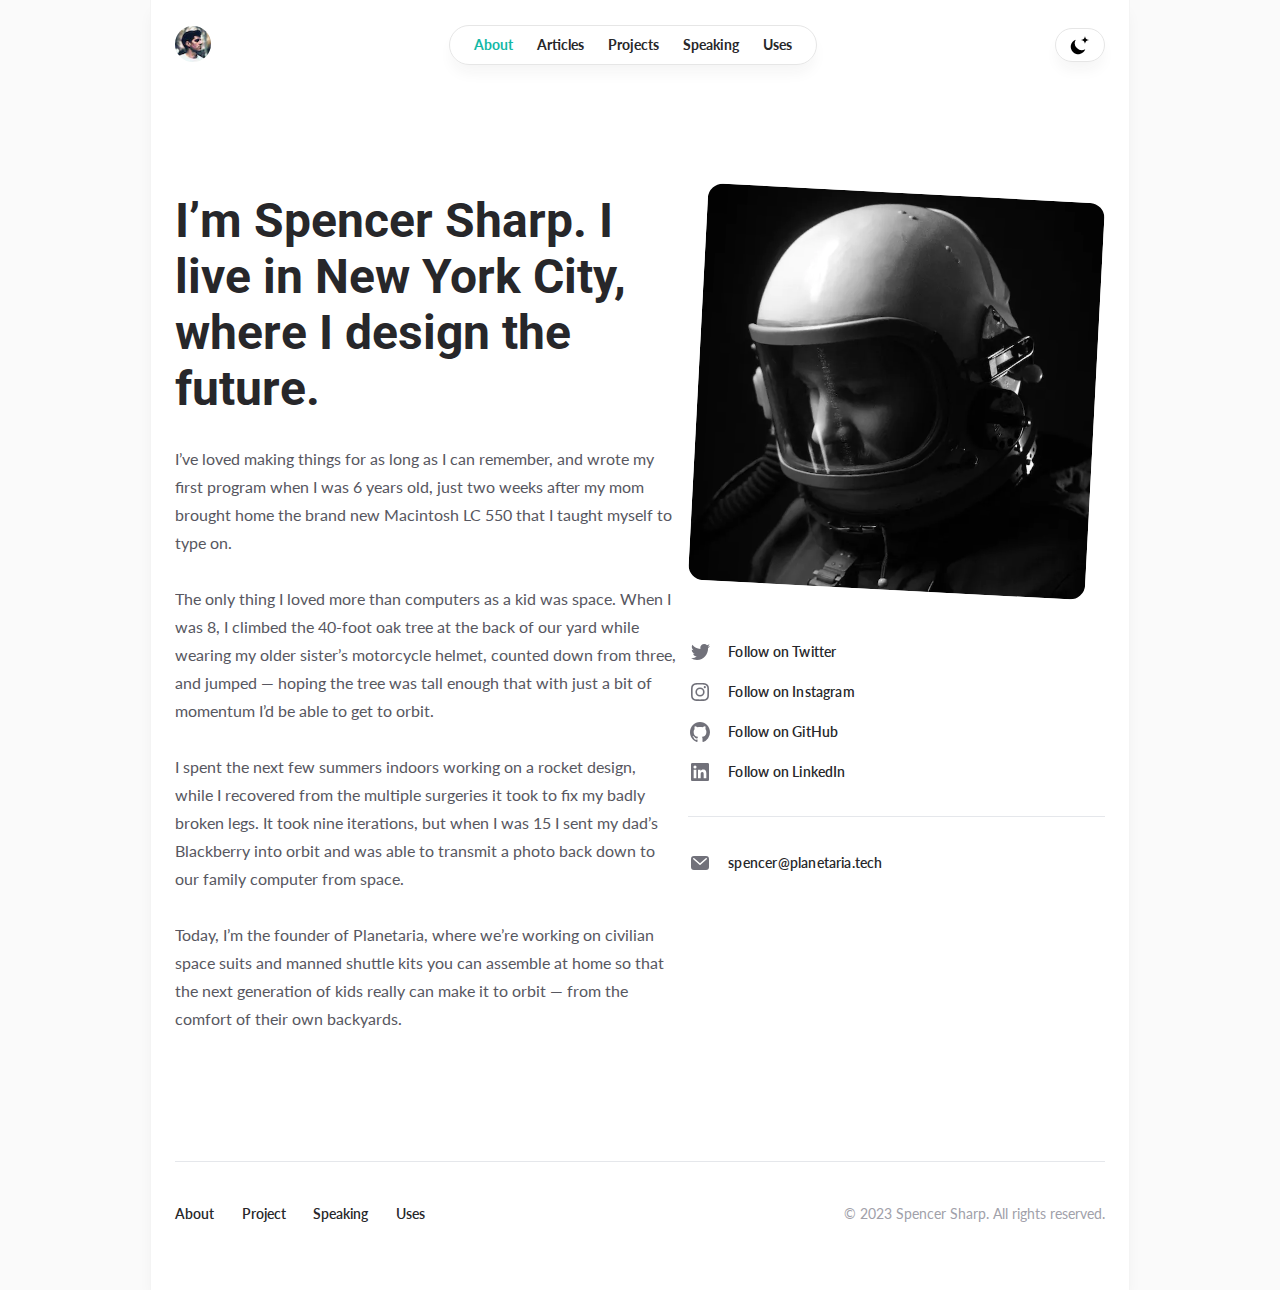
<file: index.html>
<!DOCTYPE html>
<html lang="en">

<head>
    <meta charset="UTF-8" />
    <meta http-equiv="X-UA-Compatible" content="IE=edge" />
    <meta name="viewport" content="width=device-width, initial-scale=1.0" />
    <link rel="stylesheet" href="./assets/css/reset.css" />
    <link rel="stylesheet" href="https://fonts.googleapis.com/css2?family=Material+Symbols+Outlined:opsz,wght,FILL,GRAD@48,400,1,0" />
    <link rel="stylesheet" href="./assets/css/style.css" />
    <link rel="preconnect" href="https://fonts.googleapis.com" />
    <link rel="preconnect" href="https://fonts.gstatic.com" crossorigin />
    <link href="https://fonts.googleapis.com/css2?family=Lato:wght@300;400;700&display=swap" rel="stylesheet" />
    <link rel="preconnect" href="https://fonts.googleapis.com">
    <link rel="preconnect" href="https://fonts.gstatic.com" crossorigin>
    <link href="https://fonts.googleapis.com/css2?family=Roboto:wght@500;700&display=swap" rel="stylesheet">
    <title>About-Spencer Sharp</title>
</head>

<body>
    <main>
        <div class="main-content">
            <!-- header -->
            <header class="header">
                <div class="content">
                    <div class="navbar">
                        <a href="./info.html" class="avatar">
                            <img src="./assets/img/avatar.webp" alt="avatar" />
                        </a>
                        <ul class="row">
                            <li>
                                <a href="./index.html" class="item" style="color:#14b8a6">About</a>
                            </li>
                            <li>
                                <a href="./articles.html" class="item">Articles</a>
                            </li>
                            <li>
                                <a href="./projects.html" class="item">Projects</a>
                            </li>
                            <li>
                                <a href="./speaking.html" class="item">Speaking</a>
                            </li>
                            <li>
                                <a href="./uses.html" class="item">Uses</a>
                            </li>
                        </ul>
                        <div class="sunny">

                            <svg viewBox="0 0 24 24" aria-hidden="true" class="sun">
                            <path d="M17.25 16.22a6.937 6.937 0 0 1-9.47-9.47 7.451 7.451 0 1 0 9.47 9.47ZM12.75 7C17 7 17 2.75 17 2.75S17 7 21.25 7C17 7 17 11.25 17 11.25S17 7 12.75 7Z" stroke-width="1.5" stroke-linecap="round" stroke-linejoin="round">

                            </path>
                        </svg>
                        </div>
                    </div>
                </div>
            </header>

            <!-- body -->
            <div class="body">
                <div class="content">
                    <div class="blog">
                        <div class="info">
                            <h1 class="title">
                                I’m Spencer Sharp. I live in New York City, where I design the future.
                            </h1>
                            <div class="list-desc">
                                <p class="desc">
                                    I’ve loved making things for as long as I can remember, and wrote my first program when I was 6 years old, just two weeks after my mom brought home the brand new Macintosh LC 550 that I taught myself to type on.
                                </p>
                                <p class="desc">
                                    The only thing I loved more than computers as a kid was space. When I was 8, I climbed the 40-foot oak tree at the back of our yard while wearing my older sister’s motorcycle helmet, counted down from three, and jumped — hoping the tree was tall enough
                                    that with just a bit of momentum I’d be able to get to orbit.
                                </p>
                                <p class="desc">
                                    I spent the next few summers indoors working on a rocket design, while I recovered from the multiple surgeries it took to fix my badly broken legs. It took nine iterations, but when I was 15 I sent my dad’s Blackberry into orbit and was able to transmit
                                    a photo back down to our family computer from space.
                                </p>
                                <p class="desc">
                                    Today, I’m the founder of Planetaria, where we’re working on civilian space suits and manned shuttle kits you can assemble at home so that the next generation of kids really can make it to orbit — from the comfort of their own backyards.
                                </p>
                            </div>
                        </div>
                        <div class="social">
                            <div class="image">
                                <img src="./assets/img/portrait.webp" alt="" class="image-info">
                            </div>
                            <ul class="list-social">
                                <li class="item">
                                    <a class="item-link" href="#">
                                        <svg viewBox="0 0 24 24" aria-hidden="true" class="img-social">
                                        <path d="M20.055 7.983c.011.174.011.347.011.523 0 5.338-3.92 11.494-11.09 11.494v-.003A10.755 10.755 0 0 1 3 18.186c.308.038.618.057.928.058a7.655 7.655 0 0 0 4.841-1.733c-1.668-.032-3.13-1.16-3.642-2.805a3.753 3.753 0 0 0 1.76-.07C5.07 13.256 3.76 11.6 3.76 9.676v-.05a3.77 3.77 0 0 0 1.77.505C3.816 8.945 3.288 6.583 4.322 4.737c1.98 2.524 4.9 4.058 8.034 4.22a4.137 4.137 0 0 1 1.128-3.86A3.807 3.807 0 0 1 19 5.274a7.657 7.657 0 0 0 2.475-.98c-.29.934-.9 1.729-1.713 2.233A7.54 7.54 0 0 0 22 5.89a8.084 8.084 0 0 1-1.945 2.093Z">

                                        </path>
                                    </svg>
                                        <span class="link">Follow on Twitter</span>
                                    </a>
                                </li>
                                <li class="item">
                                    <a class="item-link" href="#">
                                        <svg viewBox="0 0 24 24" aria-hidden="true" class="img-social">
                                        <path d="M12 3c-2.444 0-2.75.01-3.71.054-.959.044-1.613.196-2.185.418A4.412 4.412 0 0 0 4.51 4.511c-.5.5-.809 1.002-1.039 1.594-.222.572-.374 1.226-.418 2.184C3.01 9.25 3 9.556 3 12s.01 2.75.054 3.71c.044.959.196 1.613.418 2.185.23.592.538 1.094 1.039 1.595.5.5 1.002.808 1.594 1.038.572.222 1.226.374 2.184.418C9.25 20.99 9.556 21 12 21s2.75-.01 3.71-.054c.959-.044 1.613-.196 2.185-.419a4.412 4.412 0 0 0 1.595-1.038c.5-.5.808-1.002 1.038-1.594.222-.572.374-1.226.418-2.184.044-.96.054-1.267.054-3.711s-.01-2.75-.054-3.71c-.044-.959-.196-1.613-.419-2.185A4.412 4.412 0 0 0 19.49 4.51c-.5-.5-1.002-.809-1.594-1.039-.572-.222-1.226-.374-2.184-.418C14.75 3.01 14.444 3 12 3Zm0 1.622c2.403 0 2.688.009 3.637.052.877.04 1.354.187 1.67.31.421.163.72.358 1.036.673.315.315.51.615.673 1.035.123.317.27.794.31 1.671.043.95.052 1.234.052 3.637s-.009 2.688-.052 3.637c-.04.877-.187 1.354-.31 1.67-.163.421-.358.72-.673 1.036a2.79 2.79 0 0 1-1.035.673c-.317.123-.794.27-1.671.31-.95.043-1.234.052-3.637.052s-2.688-.009-3.637-.052c-.877-.04-1.354-.187-1.67-.31a2.789 2.789 0 0 1-1.036-.673 2.79 2.79 0 0 1-.673-1.035c-.123-.317-.27-.794-.31-1.671-.043-.95-.052-1.234-.052-3.637s.009-2.688.052-3.637c.04-.877.187-1.354.31-1.67.163-.421.358-.72.673-1.036.315-.315.615-.51 1.035-.673.317-.123.794-.27 1.671-.31.95-.043 1.234-.052 3.637-.052Z">

                                        </path>
                                        <path d="M12 15a3 3 0 1 1 0-6 3 3 0 0 1 0 6Zm0-7.622a4.622 4.622 0 1 0 0 9.244 4.622 4.622 0 0 0 0-9.244Zm5.884-.182a1.08 1.08 0 1 1-2.16 0 1.08 1.08 0 0 1 2.16 0Z">

                                        </path>
                                    </svg>
                                        <span class="link">Follow on Instagram</span>
                                    </a>
                                </li>
                                <li class="item">
                                    <a class="item-link" href="#">
                                        <svg viewBox="0 0 24 24" aria-hidden="true" class="img-social">
                                        <path fill-rule="evenodd" clip-rule="evenodd" d="M12 2C6.475 2 2 6.588 2 12.253c0 4.537 2.862 8.369 6.838 9.727.5.09.687-.218.687-.487 0-.243-.013-1.05-.013-1.91C7 20.059 6.35 18.957 6.15 18.38c-.113-.295-.6-1.205-1.025-1.448-.35-.192-.85-.667-.013-.68.788-.012 1.35.744 1.538 1.051.9 1.551 2.338 1.116 2.912.846.088-.666.35-1.115.638-1.371-2.225-.256-4.55-1.14-4.55-5.062 0-1.115.387-2.038 1.025-2.756-.1-.256-.45-1.307.1-2.717 0 0 .837-.269 2.75 1.051.8-.23 1.65-.346 2.5-.346.85 0 1.7.115 2.5.346 1.912-1.333 2.75-1.05 2.75-1.05.55 1.409.2 2.46.1 2.716.637.718 1.025 1.628 1.025 2.756 0 3.934-2.337 4.806-4.562 5.062.362.32.675.936.675 1.897 0 1.371-.013 2.473-.013 2.82 0 .268.188.589.688.486a10.039 10.039 0 0 0 4.932-3.74A10.447 10.447 0 0 0 22 12.253C22 6.588 17.525 2 12 2Z">

                                        </path>
                                    </svg>
                                        <span class="link">Follow on GitHub</span>
                                    </a>
                                </li>
                                <li class="item">
                                    <a class="item-link" href="#">
                                        <svg viewBox="0 0 24 24" aria-hidden="true" class="img-social">
                                        <path d="M18.335 18.339H15.67v-4.177c0-.996-.02-2.278-1.39-2.278-1.389 0-1.601 1.084-1.601 2.205v4.25h-2.666V9.75h2.56v1.17h.035c.358-.674 1.228-1.387 2.528-1.387 2.7 0 3.2 1.778 3.2 4.091v4.715zM7.003 8.575a1.546 1.546 0 01-1.548-1.549 1.548 1.548 0 111.547 1.549zm1.336 9.764H5.666V9.75H8.34v8.589zM19.67 3H4.329C3.593 3 3 3.58 3 4.297v15.406C3 20.42 3.594 21 4.328 21h15.338C20.4 21 21 20.42 21 19.703V4.297C21 3.58 20.4 3 19.666 3h.003z">

                                        </path>
                                    </svg>
                                        <span class="link">Follow on LinkedIn</span>
                                    </a>
                                </li>
                                <li class="item"></li>
                                <li class="item">
                                    <a class="item-link" href="#">
                                        <svg viewBox="0 0 24 24" aria-hidden="true" class="img-social">
                                        <path fill-rule="evenodd" d="M6 5a3 3 0 0 0-3 3v8a3 3 0 0 0 3 3h12a3 3 0 0 0 3-3V8a3 3 0 0 0-3-3H6Zm.245 2.187a.75.75 0 0 0-.99 1.126l6.25 5.5a.75.75 0 0 0 .99 0l6.25-5.5a.75.75 0 0 0-.99-1.126L12 12.251 6.245 7.187Z">

                                        </path>
                                    </svg>
                                        <span class="link">spencer@planetaria.tech</span>
                                    </a>
                                </li>
                            </ul>
                        </div>

                    </div>

                </div>
            </div>

            <!-- footer -->
            <footer class="footer">
                <div class="content">
                    <div class="row">
                        <div class="row-right">
                            <ul class="list">
                                <li class="item">
                                    <a href="#">About</a>
                                </li>
                                <li class="item">
                                    <a href="./projects.html">Project</a>
                                </li>
                                <li class="item">
                                    <a href="./speaking.html">Speaking</a>
                                </li>
                                <li class="item">
                                    <a href="./uses.html">Uses</a>
                                </li>
                            </ul>
                        </div>
                        <div class="row-left">© 2023 Spencer Sharp. All rights reserved.</div>
                    </div>
                </div>
            </footer>
        </div>
    </main>
</body>

</html>
</file>
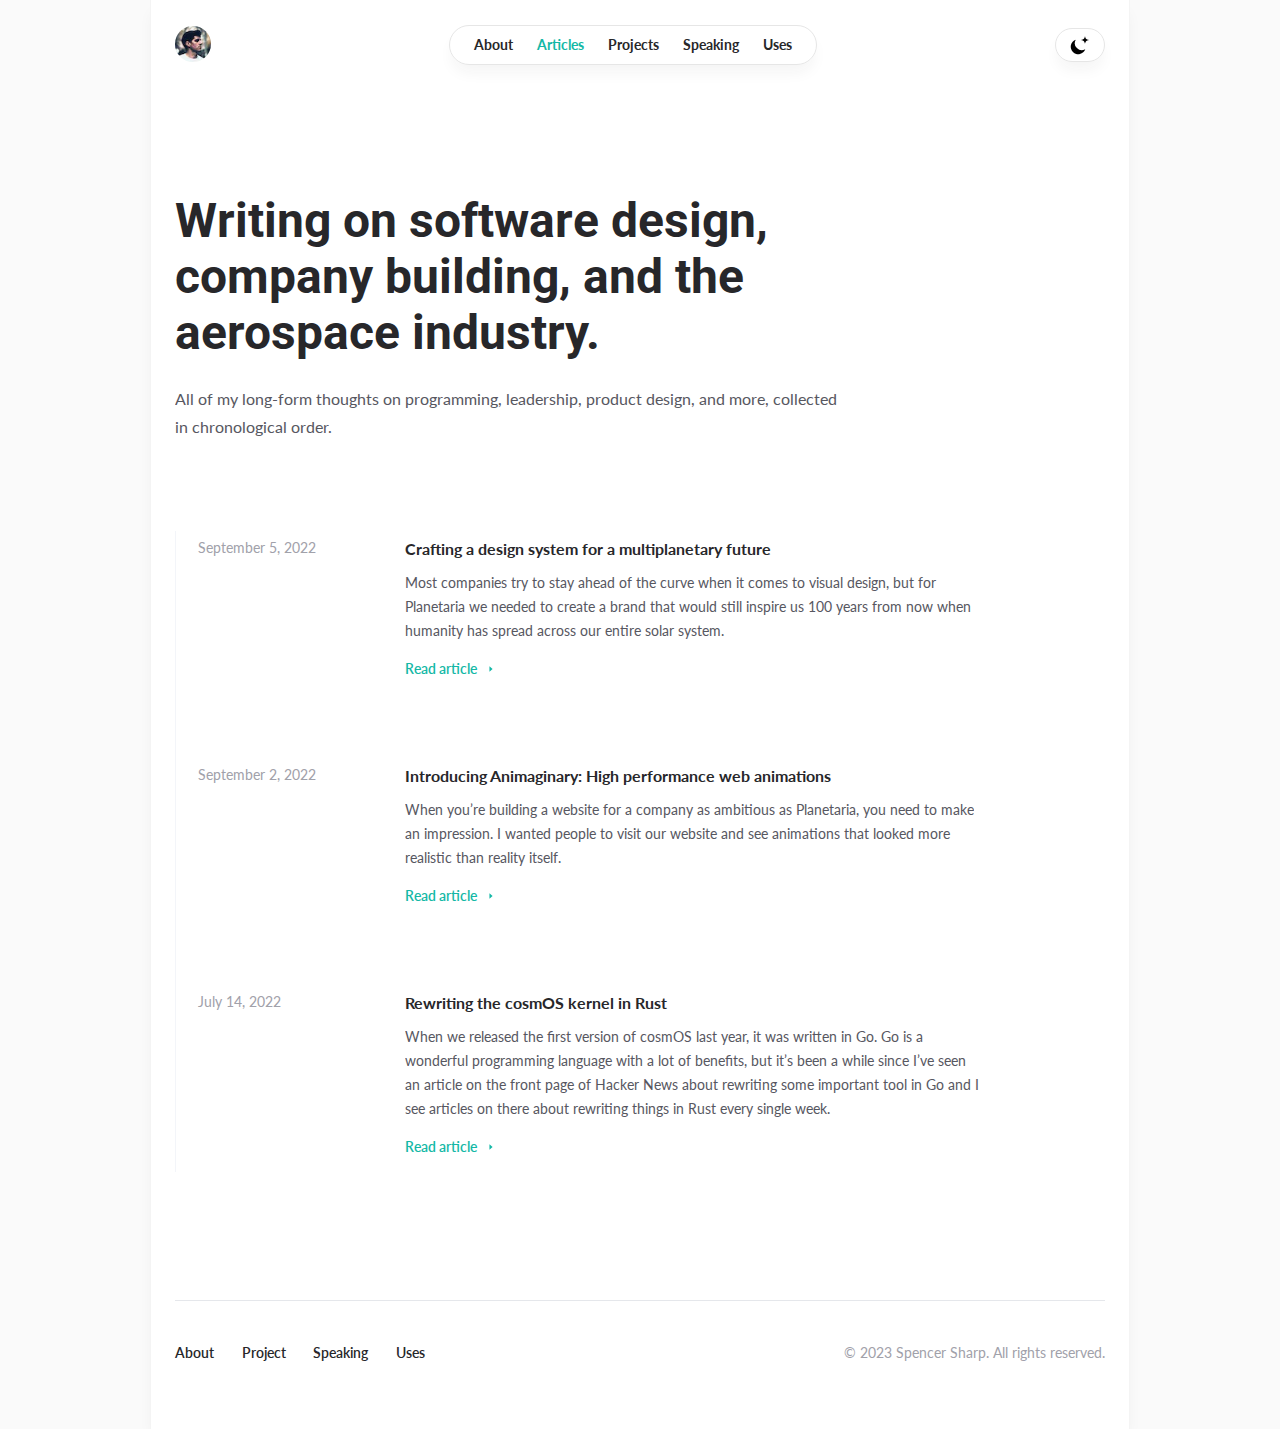
<file: articles.html>
<!DOCTYPE html>
<html lang="en">

<head>
    <meta charset="UTF-8" />
    <meta http-equiv="X-UA-Compatible" content="IE=edge" />
    <meta name="viewport" content="width=device-width, initial-scale=1.0" />
    <link rel="stylesheet" href="./assets/css/reset.css" />
    <link rel="stylesheet" href="https://fonts.googleapis.com/css2?family=Material+Symbols+Outlined:opsz,wght,FILL,GRAD@48,400,1,0" />
    <link rel="stylesheet" href="./assets/css/style.css" />
    <link rel="preconnect" href="https://fonts.googleapis.com" />
    <link rel="preconnect" href="https://fonts.gstatic.com" crossorigin />
    <link href="https://fonts.googleapis.com/css2?family=Lato:wght@300;400;700&display=swap" rel="stylesheet" />
    <link rel="preconnect" href="https://fonts.googleapis.com">
    <link rel="preconnect" href="https://fonts.gstatic.com" crossorigin>
    <link href="https://fonts.googleapis.com/css2?family=Roboto:wght@500;700&display=swap" rel="stylesheet">
    <title>Articles-Spencer Sharp</title>
</head>

<body>
    <main>
        <div class="main-content">
            <!-- header -->
            <header class="header">
                <div class="content">
                    <div class="navbar">
                        <a href="./info.html" class="avatar">
                            <img src="./assets/img/avatar.webp" alt="avatar" />
                        </a>
                        <ul class="row">
                            <li>
                                <a href="./index.html" class="item">About</a>
                            </li>
                            <li>
                                <a href="./articles.html" class="item" style="color:#14b8a6">Articles</a>
                            </li>
                            <li>
                                <a href="./projects.html" class="item">Projects</a>
                            </li>
                            <li>
                                <a href="./speaking.html" class="item">Speaking</a>
                            </li>
                            <li>
                                <a href="./uses.html" class="item">Uses</a>
                            </li>
                        </ul>
                        <div class="sunny">
                            <svg viewBox="0 0 24 24" aria-hidden="true" class="sun">
                            <path d="M17.25 16.22a6.937 6.937 0 0 1-9.47-9.47 7.451 7.451 0 1 0 9.47 9.47ZM12.75 7C17 7 17 2.75 17 2.75S17 7 21.25 7C17 7 17 11.25 17 11.25S17 7 12.75 7Z" stroke-width="1.5" stroke-linecap="round" stroke-linejoin="round">

                            </path>
                        </svg>
                        </div>
                    </div>
                </div>
            </header>

            <!-- body -->
            <div class="body">
                <div class="content">
                    <div class="heading">
                        <h1 class="title">Writing on software design, company building, and the aerospace industry.</h1>
                        <p class="desc">All of my long-form thoughts on programming, leadership, product design, and more, collected in chronological order.</p>
                    </div>
                    <div class="list-info">
                        <ul class="list">
                            <li class="item">
                                <span class="time">September 5, 2022</span>
                                <a href="./articles1.html" class="info">
                                    <h2 class="sub-title">Crafting a design system for a multiplanetary future</h2>
                                    <p class="desc">Most companies try to stay ahead of the curve when it comes to visual design, but for Planetaria we needed to create a brand that would still inspire us 100 years from now when humanity has spread across our entire
                                        solar system.
                                    </p>
                                    <div class="link">Read article
                                        <svg viewBox="0 0 16 16" fill="none" aria-hidden="true" class="img">
                                        <path d="M6.75 5.75 9.25 8l-2.5 2.25" stroke-width="1.5" stroke-linecap="round" stroke-linejoin="round">

                                        </path>
                                    </svg>
                                    </div>
                                </a>
                            </li>
                            <li class="item">
                                <span class="time">September 2, 2022</span>
                                <a href="./articles2.html" class="info">
                                    <h2 class="sub-title">Introducing Animaginary: High performance web animations</h2>
                                    <p class="desc">When you’re building a website for a company as ambitious as Planetaria, you need to make an impression. I wanted people to visit our website and see animations that looked more realistic than reality itself.
                                    </p>
                                    <div class="link">Read article
                                        <svg viewBox="0 0 16 16" fill="none" aria-hidden="true" class="img">
                                        <path d="M6.75 5.75 9.25 8l-2.5 2.25" stroke-width="1.5" stroke-linecap="round" stroke-linejoin="round">

                                        </path>
                                    </svg>
                                    </div>
                                </a>
                            </li>
                            <li class="item">
                                <span class="time">July 14, 2022</span>
                                <a href="./articles3.html" class="info">
                                    <h2 class="sub-title">Rewriting the cosmOS kernel in Rust</h2>
                                    <p class="desc">When we released the first version of cosmOS last year, it was written in Go. Go is a wonderful programming language with a lot of benefits, but it’s been a while since I’ve seen an article on the front page of Hacker
                                        News about rewriting some important tool in Go and I see articles on there about rewriting things in Rust every single week.
                                    </p>
                                    <div class="link">Read article
                                        <svg viewBox="0 0 16 16" fill="none" aria-hidden="true" class="img">
                                        <path d="M6.75 5.75 9.25 8l-2.5 2.25" stroke-width="1.5" stroke-linecap="round" stroke-linejoin="round">

                                        </path>
                                    </svg>
                                    </div>
                                </a>
                            </li>

                        </ul>
                    </div>
                </div>
            </div>

            <!-- footer -->
            <footer class="footer">
                <div class="content">
                    <div class="row">
                        <div class="row-right">
                            <ul class="list">
                                <li class="item">
                                    <a href="./index.html">About</a>
                                </li>
                                <li class="item">
                                    <a href="./projects.html">Project</a>
                                </li>
                                <li class="item">
                                    <a href="./speaking.html">Speaking</a>
                                </li>
                                <li class="item">
                                    <a href="./uses.html">Uses</a>
                                </li>
                            </ul>
                        </div>
                        <div class="row-left">© 2023 Spencer Sharp. All rights reserved.</div>
                    </div>
                </div>
            </footer>
        </div>
    </main>
</body>

</html>
</file>
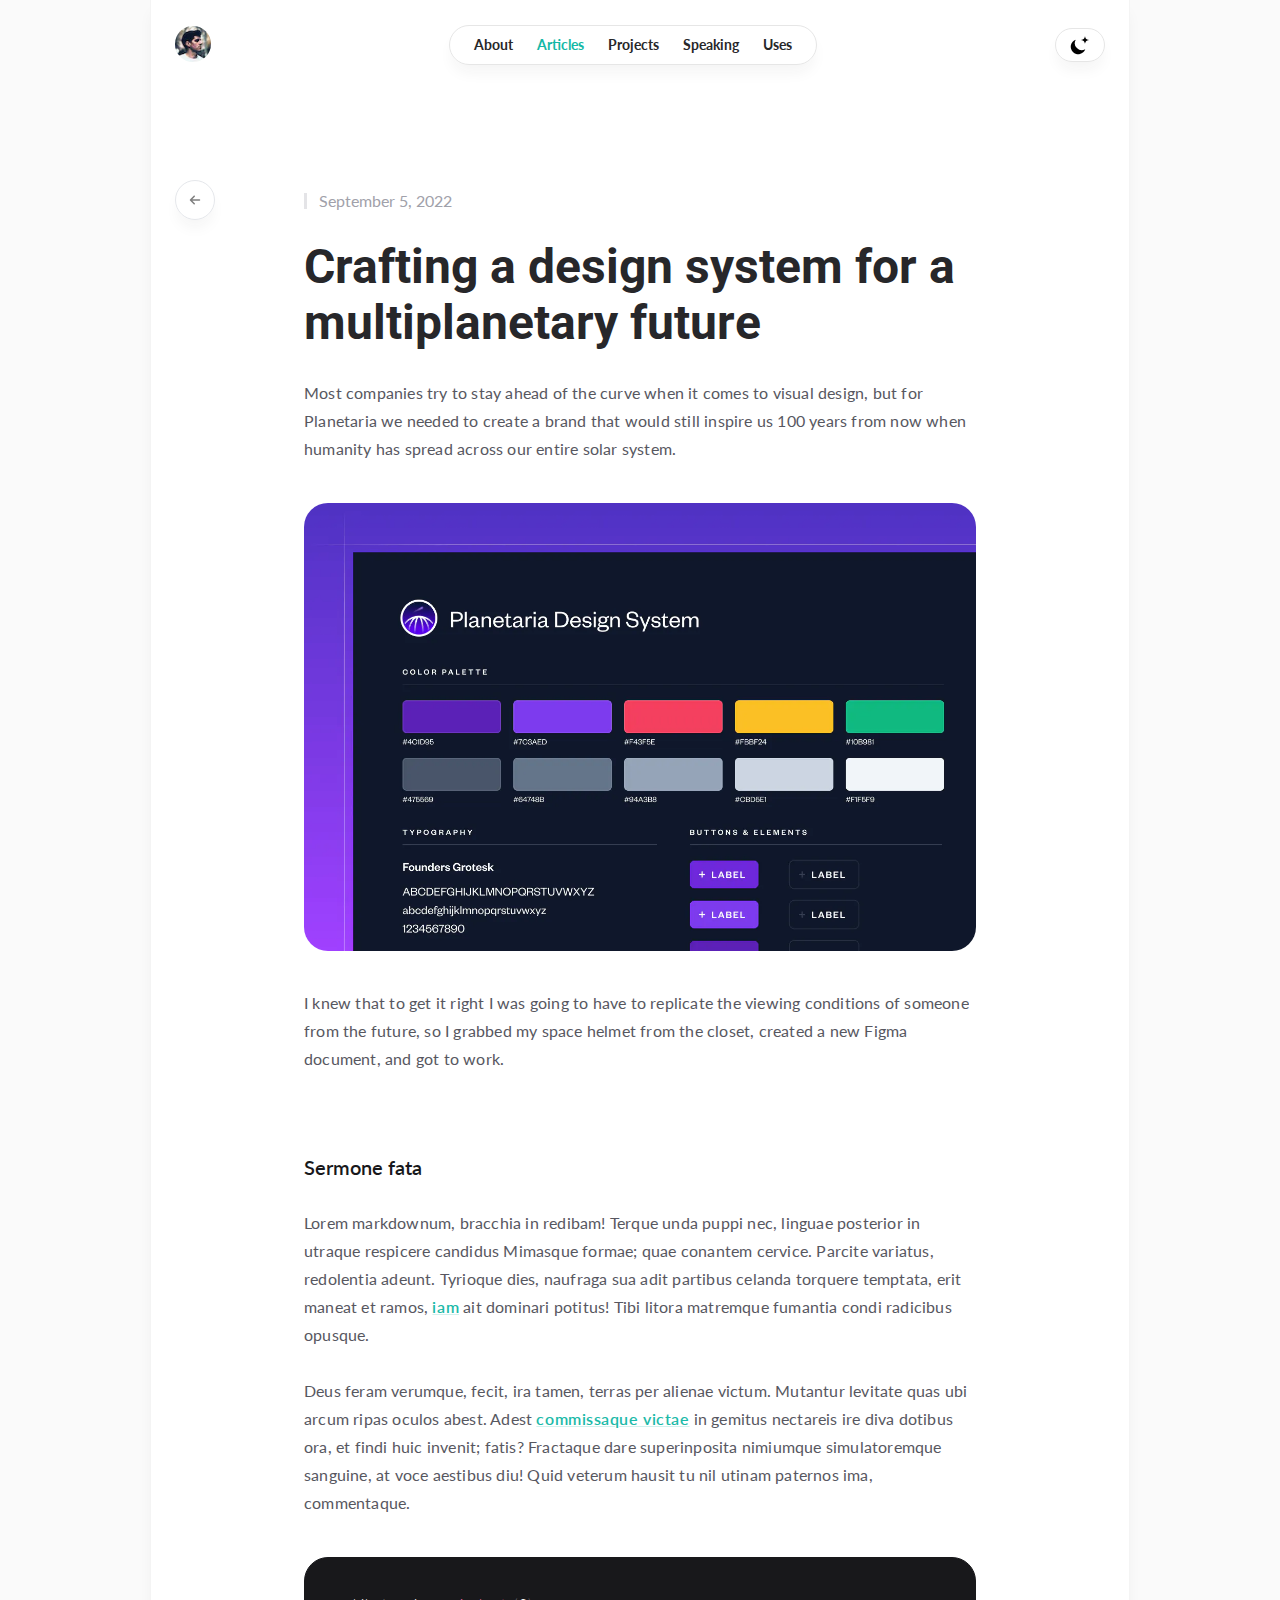
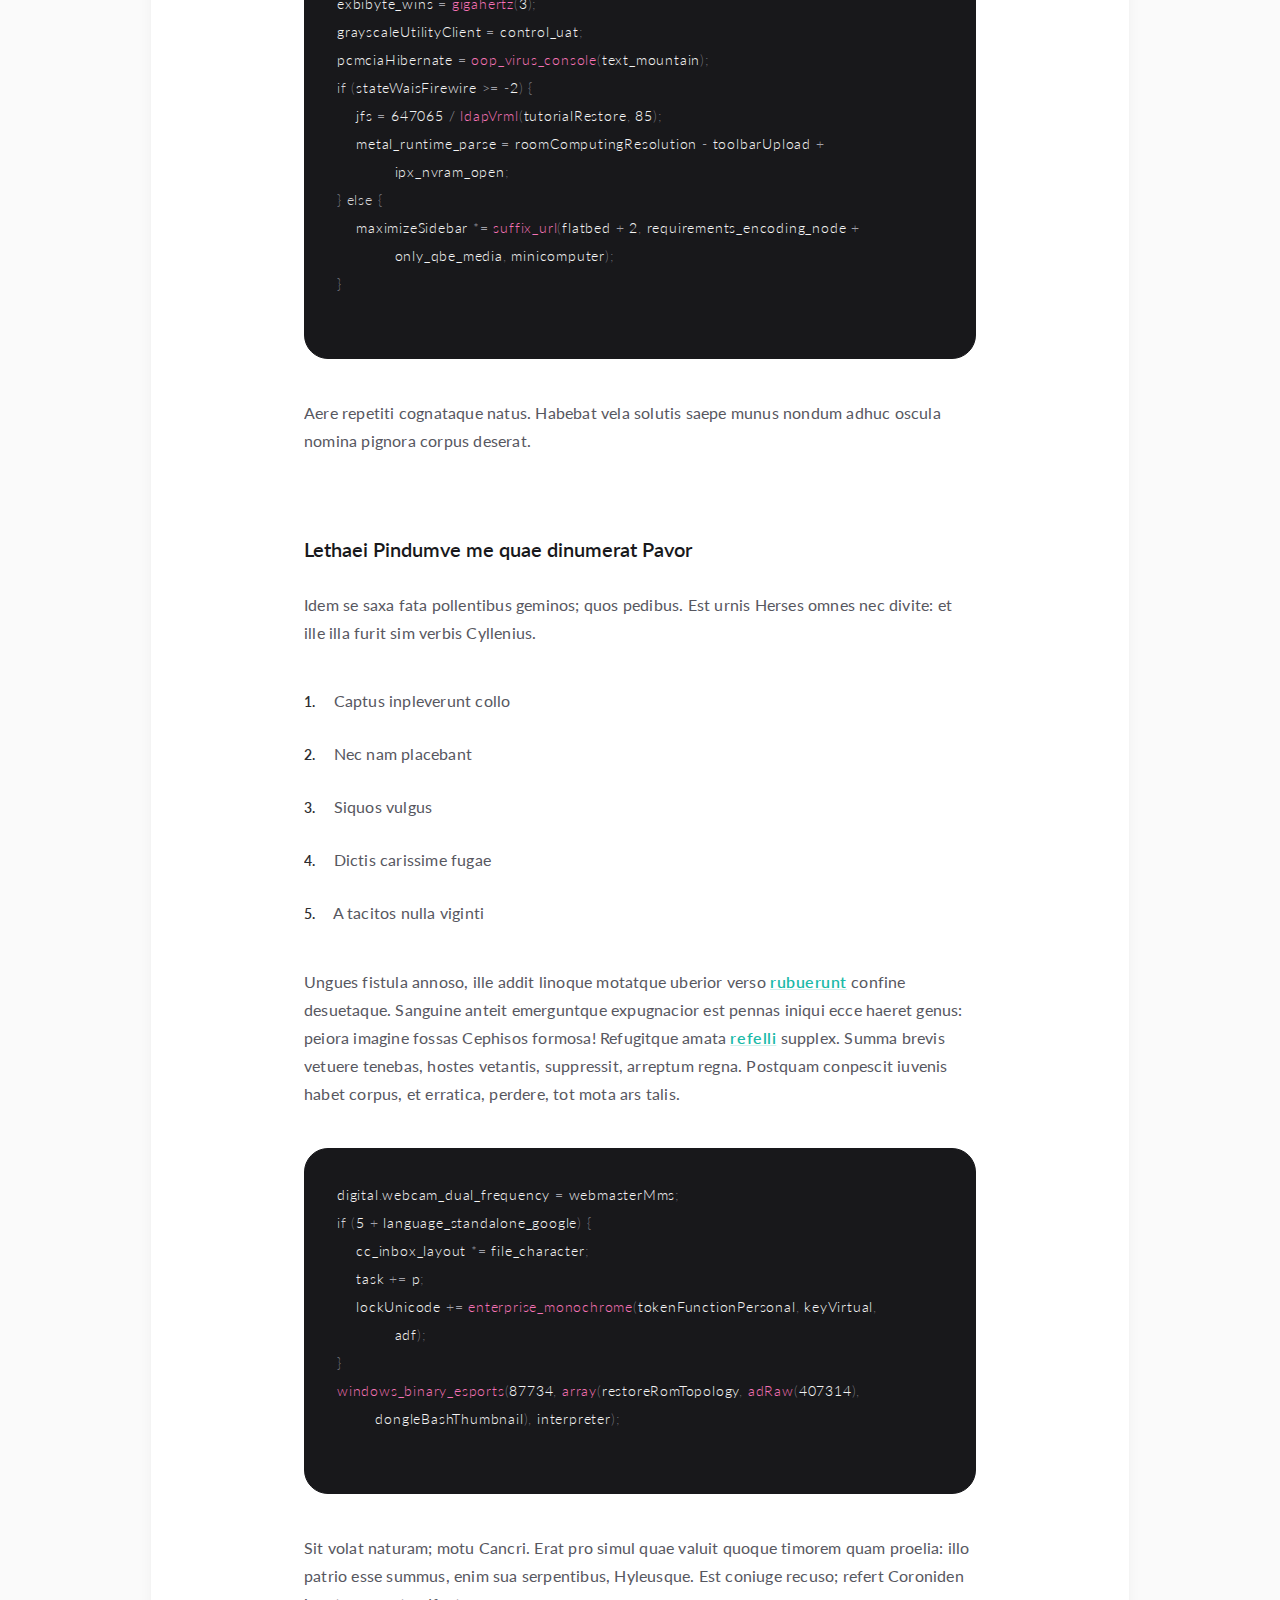
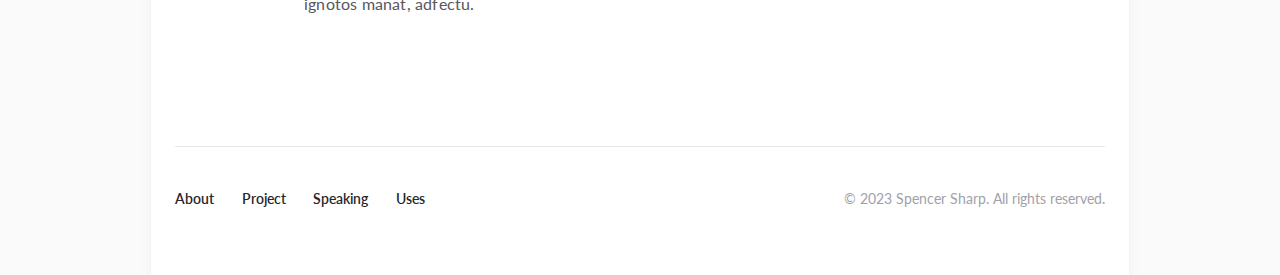
<file: articles1.html>
<!DOCTYPE html>
<html lang="en">

<head>
    <meta charset="UTF-8" />
    <meta http-equiv="X-UA-Compatible" content="IE=edge" />
    <meta name="viewport" content="width=device-width, initial-scale=1.0" />
    <link rel="stylesheet" href="./assets/css/reset.css" />
    <link rel="stylesheet" href="https://fonts.googleapis.com/css2?family=Material+Symbols+Outlined:opsz,wght,FILL,GRAD@48,400,1,0" />
    <link rel="stylesheet" href="./assets/css/style.css" />
    <link rel="preconnect" href="https://fonts.googleapis.com" />
    <link rel="preconnect" href="https://fonts.gstatic.com" crossorigin />
    <link href="https://fonts.googleapis.com/css2?family=Lato:wght@300;400;700&display=swap" rel="stylesheet" />
    <link rel="preconnect" href="https://fonts.googleapis.com">
    <link rel="preconnect" href="https://fonts.gstatic.com" crossorigin>
    <link href="https://fonts.googleapis.com/css2?family=Roboto:wght@100;300;500;700&display=swap" rel="stylesheet">
    <title>Articles-Spencer Sharp</title>
</head>

<body>
    <main>
        <div class="main-content">
            <!-- header -->
            <header class="header">
                <div class="content">
                    <div class="navbar">
                        <a href="./info.html" class="avatar">
                            <img src="./assets/img/avatar.webp" alt="avatar" />
                        </a>
                        <ul class="row">
                            <li>
                                <a href="./index.html" class="item">About</a>
                            </li>
                            <li>
                                <a href="./articles.html" class="item" style="color:#14b8a6">Articles</a>
                            </li>
                            <li>
                                <a href="./projects.html" class="item">Projects</a>
                            </li>
                            <li>
                                <a href="./speaking.html" class="item">Speaking</a>
                            </li>
                            <li>
                                <a href="./uses.html" class="item">Uses</a>
                            </li>
                        </ul>
                        <div class="sunny">
                            <svg viewBox="0 0 24 24" aria-hidden="true" class="sun">
                            <path d="M17.25 16.22a6.937 6.937 0 0 1-9.47-9.47 7.451 7.451 0 1 0 9.47 9.47ZM12.75 7C17 7 17 2.75 17 2.75S17 7 21.25 7C17 7 17 11.25 17 11.25S17 7 12.75 7Z" stroke-width="1.5" stroke-linecap="round" stroke-linejoin="round">

                            </path>
                        </svg>
                        </div>
                    </div>
                </div>
            </header>

            <!-- body -->
            <div class="body">
                <div class="content">
                    <div class="design-system">
                        <a href="./articles.html" class="back">
                            <img src="./assets/img/arrow-left-solid.svg" alt="" class="img-back">
                        </a>
                        <div class="intension">
                            <div class="time-intension">
                                <p class="time">September 5, 2022</p>
                            </div>
                            <div class="content-intension">
                                <h1 class="title">
                                    Crafting a design system for a multiplanetary future
                                </h1>
                                <p class="desc">
                                    Most companies try to stay ahead of the curve when it comes to visual design, but for Planetaria we needed to create a brand that would still inspire us 100 years from now when humanity has spread across our entire solar system.
                                </p>
                                <img src="./assets/img/planetaria-design-system.webp" alt="" class="img-intension">
                                <p class="desc">
                                    I knew that to get it right I was going to have to replicate the viewing conditions of someone from the future, so I grabbed my space helmet from the closet, created a new Figma document, and got to work.
                                </p>
                                <h2 class="sub-title">Sermone fata</h2>
                                <p class="desc">
                                    Lorem markdownum, bracchia in redibam! Terque unda puppi nec, linguae posterior in utraque respicere candidus Mimasque formae; quae conantem cervice. Parcite variatus, redolentia adeunt. Tyrioque dies, naufraga sua adit partibus celanda torquere temptata,
                                    erit maneat et ramos, <a href="#" class="link">iam</a> ait dominari potitus! Tibi litora matremque fumantia condi radicibus opusque.
                                </p>
                                <p class="desc">
                                    Deus feram verumque, fecit, ira tamen, terras per alienae victum. Mutantur levitate quas ubi arcum ripas oculos abest. Adest <a href="#" class="link">commissaque victae</a> in gemitus nectareis ire diva dotibus ora,
                                    et findi huic invenit; fatis? Fractaque dare superinposita nimiumque simulatoremque sanguine, at voce aestibus diu! Quid veterum hausit tu nil utinam paternos ima, commentaque.
                                </p>
                                <pre class="language-c"><code class="language-c">exbibyte_wins <span class="token operator">=</span> <span class="token function">gigahertz</span><span class="token punctuation">(</span><span class="token number">3</span><span class="token punctuation">)</span><span class="token punctuation">;</span>
grayscaleUtilityClient <span class="token operator">=</span> control_uat<span class="token punctuation">;</span>
pcmciaHibernate <span class="token operator">=</span> <span class="token function">oop_virus_console</span><span class="token punctuation">(</span>text_mountain<span class="token punctuation">)</span><span class="token punctuation">;</span>
<span class="token keyword">if</span> <span class="token punctuation">(</span>stateWaisFirewire <span class="token operator">&gt;=</span> <span class="token operator">-</span><span class="token number">2</span><span class="token punctuation">)</span> <span class="token punctuation">{</span>
    jfs <span class="token operator">=</span> <span class="token number">647065</span> <span class="token operator">/</span> <span class="token function">ldapVrml</span><span class="token punctuation">(</span>tutorialRestore<span class="token punctuation">,</span> <span class="token number">85</span><span class="token punctuation">)</span><span class="token punctuation">;</span>
    metal_runtime_parse <span class="token operator">=</span> roomComputingResolution <span class="token operator">-</span> toolbarUpload <span class="token operator">+</span>
            ipx_nvram_open<span class="token punctuation">;</span>
<span class="token punctuation">}</span> <span class="token keyword">else</span> <span class="token punctuation">{</span>
    maximizeSidebar <span class="token operator">*=</span> <span class="token function">suffix_url</span><span class="token punctuation">(</span>flatbed <span class="token operator">+</span> <span class="token number">2</span><span class="token punctuation">,</span> requirements_encoding_node <span class="token operator">+</span>
            only_qbe_media<span class="token punctuation">,</span> minicomputer<span class="token punctuation">)</span><span class="token punctuation">;</span>
<span class="token punctuation">}</span>
                            </code></pre>
                                <p class="desc">Aere repetiti cognataque natus. Habebat vela solutis saepe munus nondum adhuc oscula nomina pignora corpus deserat.</p>
                                <h2 class="sub-title">Lethaei Pindumve me quae dinumerat Pavor</h2>
                                <p class="desc">
                                    Idem se saxa fata pollentibus geminos; quos pedibus. Est urnis Herses omnes nec divite: et ille illa furit sim verbis Cyllenius.
                                </p>
                                <ol class="list-numb">
                                    <li class="item desc">
                                        <span class="numb">1.</span> Captus inpleverunt collo
                                    </li>
                                    <li class="item desc">
                                        <span class="numb">2.</span> Nec nam placebant
                                    </li>
                                    <li class="item desc">
                                        <span class="numb">3.</span> Siquos vulgus
                                    </li>
                                    <li class="item desc">
                                        <span class="numb">4.</span> Dictis carissime fugae
                                    </li>
                                    <li class="item desc">
                                        <span class="numb">5.</span> A tacitos nulla viginti
                                    </li>
                                </ol>
                                <p class="desc">
                                    Ungues fistula annoso, ille addit linoque motatque uberior verso <a href="#" class="link">rubuerunt</a> confine desuetaque. Sanguine anteit emerguntque expugnacior est pennas iniqui ecce haeret genus: peiora imagine
                                    fossas Cephisos formosa! Refugitque amata <a href="#" class="link">refelli</a> supplex. Summa brevis vetuere tenebas, hostes vetantis, suppressit, arreptum regna. Postquam conpescit iuvenis habet corpus, et erratica,
                                    perdere, tot mota ars talis.
                                </p>
                                <pre class="language-c"><code class="language-c">digital<span class="token punctuation">.</span>webcam_dual_frequency <span class="token operator">=</span> webmasterMms<span class="token punctuation">;</span>
<span class="token keyword">if</span> <span class="token punctuation">(</span><span class="token number">5</span> <span class="token operator">+</span> language_standalone_google<span class="token punctuation">)</span> <span class="token punctuation">{</span>
    cc_inbox_layout <span class="token operator">*=</span> file_character<span class="token punctuation">;</span>
    task <span class="token operator">+=</span> p<span class="token punctuation">;</span>
    lockUnicode <span class="token operator">+=</span> <span class="token function">enterprise_monochrome</span><span class="token punctuation">(</span>tokenFunctionPersonal<span class="token punctuation">,</span> keyVirtual<span class="token punctuation">,</span>
            adf<span class="token punctuation">)</span><span class="token punctuation">;</span>
<span class="token punctuation">}</span>
<span class="token function">windows_binary_esports</span><span class="token punctuation">(</span><span class="token number">87734</span><span class="token punctuation">,</span> <span class="token function">array</span><span class="token punctuation">(</span>restoreRomTopology<span class="token punctuation">,</span> <span class="token function">adRaw</span><span class="token punctuation">(</span><span class="token number">407314</span><span class="token punctuation">)</span><span class="token punctuation">,</span>
        dongleBashThumbnail<span class="token punctuation">)</span><span class="token punctuation">,</span> interpreter<span class="token punctuation">)</span><span class="token punctuation">;</span>
                            </code></pre>
                                <p class="desc">
                                    Sit volat naturam; motu Cancri. Erat pro simul quae valuit quoque timorem quam proelia: illo patrio esse summus, enim sua serpentibus, Hyleusque. Est coniuge recuso; refert Coroniden ignotos manat, adfectu.
                                </p>
                            </div>
                        </div>
                    </div>
                </div>
            </div>

            <!-- footer -->
            <footer class="footer">
                <div class="content">
                    <div class="row">
                        <div class="row-right">
                            <ul class="list">
                                <li class="item">
                                    <a href="./index.html">About</a>
                                </li>
                                <li class="item">
                                    <a href="./projects.html">Project</a>
                                </li>
                                <li class="item">
                                    <a href="./speaking.html">Speaking</a>
                                </li>
                                <li class="item">
                                    <a href="./uses.html">Uses</a>
                                </li>
                            </ul>
                        </div>
                        <div class="row-left">© 2023 Spencer Sharp. All rights reserved.</div>
                    </div>
                </div>
            </footer>
        </div>
    </main>
</body>

</html>
</file>
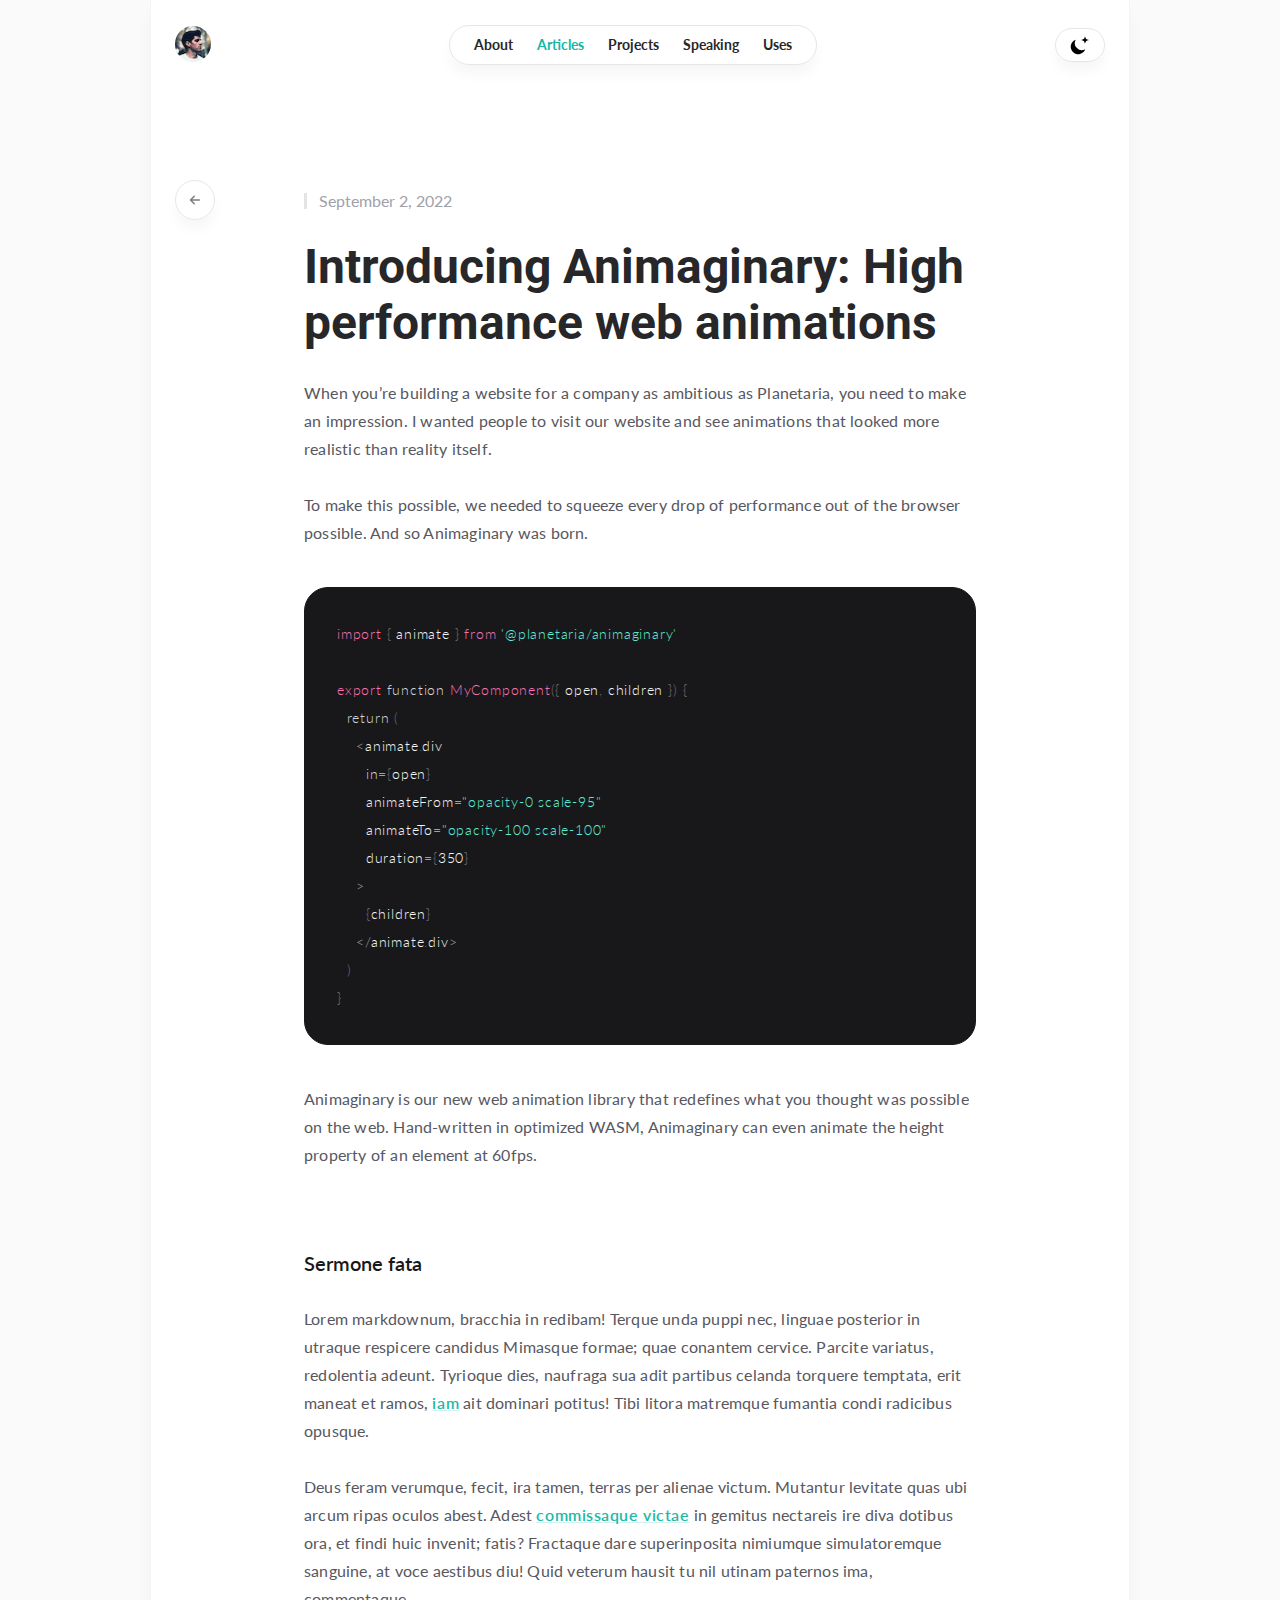
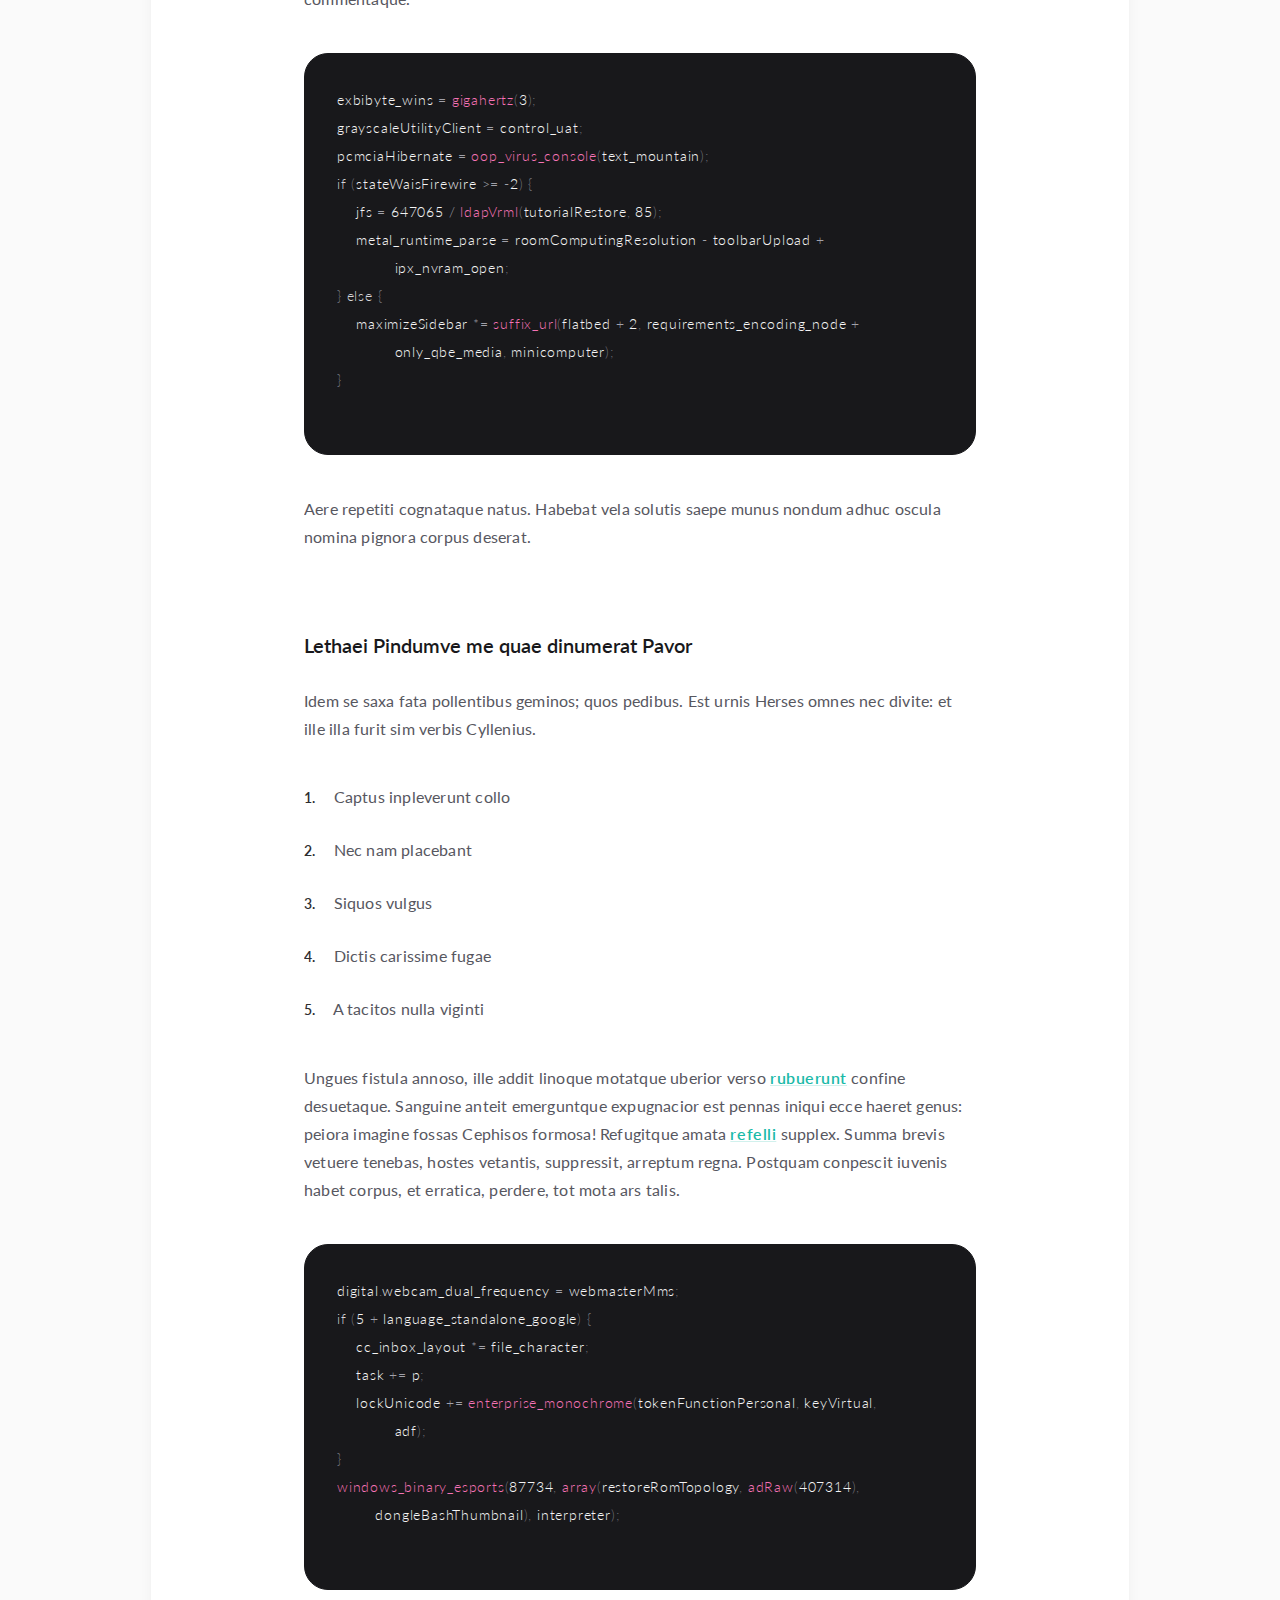
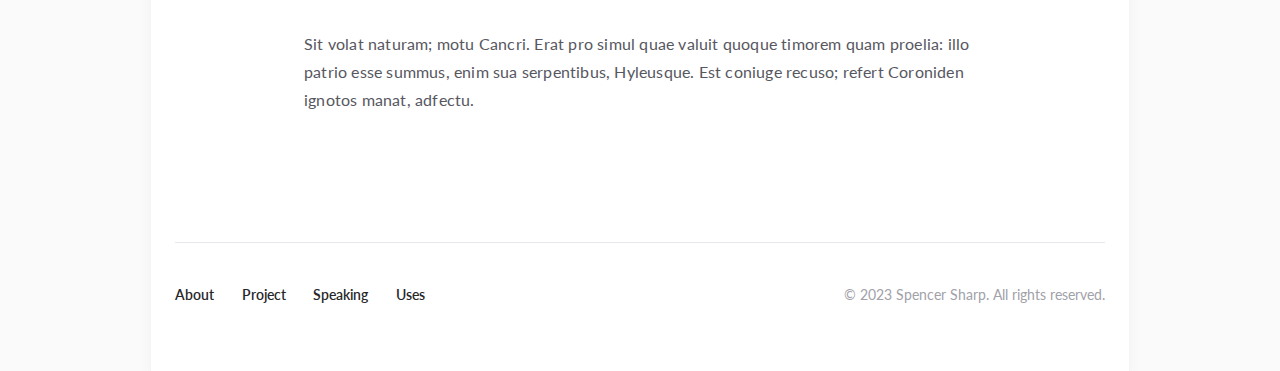
<file: articles2.html>
<!DOCTYPE html>
<html lang="en">

<head>
    <meta charset="UTF-8" />
    <meta http-equiv="X-UA-Compatible" content="IE=edge" />
    <meta name="viewport" content="width=device-width, initial-scale=1.0" />
    <link rel="stylesheet" href="./assets/css/reset.css" />
    <link rel="stylesheet" href="https://fonts.googleapis.com/css2?family=Material+Symbols+Outlined:opsz,wght,FILL,GRAD@48,400,1,0" />
    <link rel="stylesheet" href="./assets/css/style.css" />
    <link rel="preconnect" href="https://fonts.googleapis.com" />
    <link rel="preconnect" href="https://fonts.gstatic.com" crossorigin />
    <link href="https://fonts.googleapis.com/css2?family=Lato:wght@300;400;700&display=swap" rel="stylesheet" />
    <link rel="preconnect" href="https://fonts.googleapis.com">
    <link rel="preconnect" href="https://fonts.gstatic.com" crossorigin>
    <link href="https://fonts.googleapis.com/css2?family=Roboto:wght@100;300;500;700&display=swap" rel="stylesheet">
    <title>Articles-Spencer Sharp</title>
</head>

<body>
    <main>
        <div class="main-content">
            <!-- header -->
            <header class="header">
                <div class="content">
                    <div class="navbar">
                        <a href="./info.html" class="avatar">
                            <img src="./assets/img/avatar.webp" alt="avatar" />
                        </a>
                        <ul class="row">
                            <li>
                                <a href="./index.html" class="item">About</a>
                            </li>
                            <li>
                                <a href="./articles.html" class="item" style="color:#14b8a6">Articles</a>
                            </li>
                            <li>
                                <a href="./projects.html" class="item">Projects</a>
                            </li>
                            <li>
                                <a href="./speaking.html" class="item">Speaking</a>
                            </li>
                            <li>
                                <a href="./uses.html" class="item">Uses</a>
                            </li>
                        </ul>
                        <div class="sunny">
                            <svg viewBox="0 0 24 24" aria-hidden="true" class="sun">
                            <path d="M17.25 16.22a6.937 6.937 0 0 1-9.47-9.47 7.451 7.451 0 1 0 9.47 9.47ZM12.75 7C17 7 17 2.75 17 2.75S17 7 21.25 7C17 7 17 11.25 17 11.25S17 7 12.75 7Z" stroke-width="1.5" stroke-linecap="round" stroke-linejoin="round">

                            </path>
                        </svg>
                        </div>
                    </div>
                </div>
            </header>

            <!-- body -->
            <div class="body">
                <div class="content">
                    <div class="design-system">
                        <a href="./articles.html" class="back">
                            <img src="./assets/img/arrow-left-solid.svg" alt="" class="img-back">
                        </a>
                        <div class="intension">
                            <div class="time-intension">
                                <p class="time">September 2, 2022</p>
                            </div>
                            <div class="content-intension">
                                <h1 class="title">
                                    Introducing Animaginary: High performance web animations
                                </h1>
                                <p class="desc">
                                    When you’re building a website for a company as ambitious as Planetaria, you need to make an impression. I wanted people to visit our website and see animations that looked more realistic than reality itself.
                                </p>
                                <p class="desc">
                                    To make this possible, we needed to squeeze every drop of performance out of the browser possible. And so Animaginary was born.
                                </p>
                                <pre class="language-js"><code class="language-js"><span class="token keyword module">import</span> <span class="token imports"><span class="token punctuation">{</span> animate <span class="token punctuation">}</span></span> <span class="token keyword module">from</span> <span class="token string">'@planetaria/animaginary'</span>

<span class="token keyword module">export</span> <span class="token keyword">function</span> <span class="token function"><span class="token maybe-class-name">MyComponent</span></span><span class="token punctuation">(</span><span class="token parameter"><span class="token punctuation">{</span> open<span class="token punctuation">,</span> children <span class="token punctuation">}</span></span><span class="token punctuation">)</span> <span class="token punctuation">{</span>
  <span class="token keyword control-flow">return</span> <span class="token punctuation">(</span>
    <span class="token operator">&lt;</span>animate<span class="token punctuation">.</span><span class="token property-access">div</span>
      <span class="token keyword">in</span><span class="token operator">=</span><span class="token punctuation">{</span>open<span class="token punctuation">}</span>
      animateFrom<span class="token operator">=</span><span class="token string">"opacity-0 scale-95"</span>
      animateTo<span class="token operator">=</span><span class="token string">"opacity-100 scale-100"</span>
      duration<span class="token operator">=</span><span class="token punctuation">{</span><span class="token number">350</span><span class="token punctuation">}</span>
    <span class="token operator">&gt;</span>
      <span class="token punctuation">{</span>children<span class="token punctuation">}</span>
    <span class="token operator">&lt;</span><span class="token operator">/</span>animate<span class="token punctuation">.</span><span class="token property-access">div</span><span class="token operator">&gt;</span>
  <span class="token punctuation">)</span>
<span class="token punctuation">}</span>
</code></pre>
                                <p class="desc">
                                    Animaginary is our new web animation library that redefines what you thought was possible on the web. Hand-written in optimized WASM, Animaginary can even animate the height property of an element at 60fps.
                                </p>
                                <h2 class="sub-title">Sermone fata</h2>
                                <p class="desc">
                                    Lorem markdownum, bracchia in redibam! Terque unda puppi nec, linguae posterior in utraque respicere candidus Mimasque formae; quae conantem cervice. Parcite variatus, redolentia adeunt. Tyrioque dies, naufraga sua adit partibus celanda torquere temptata,
                                    erit maneat et ramos, <a href="#" class="link">iam</a> ait dominari potitus! Tibi litora matremque fumantia condi radicibus opusque.
                                </p>
                                <p class="desc">
                                    Deus feram verumque, fecit, ira tamen, terras per alienae victum. Mutantur levitate quas ubi arcum ripas oculos abest. Adest <a href="#" class="link">commissaque victae</a> in gemitus nectareis ire diva dotibus ora,
                                    et findi huic invenit; fatis? Fractaque dare superinposita nimiumque simulatoremque sanguine, at voce aestibus diu! Quid veterum hausit tu nil utinam paternos ima, commentaque.
                                </p>
                                <pre class="language-c"><code class="language-c">exbibyte_wins <span class="token operator">=</span> <span class="token function">gigahertz</span><span class="token punctuation">(</span><span class="token number">3</span><span class="token punctuation">)</span><span class="token punctuation">;</span>
grayscaleUtilityClient <span class="token operator">=</span> control_uat<span class="token punctuation">;</span>
pcmciaHibernate <span class="token operator">=</span> <span class="token function">oop_virus_console</span><span class="token punctuation">(</span>text_mountain<span class="token punctuation">)</span><span class="token punctuation">;</span>
<span class="token keyword">if</span> <span class="token punctuation">(</span>stateWaisFirewire <span class="token operator">&gt;=</span> <span class="token operator">-</span><span class="token number">2</span><span class="token punctuation">)</span> <span class="token punctuation">{</span>
    jfs <span class="token operator">=</span> <span class="token number">647065</span> <span class="token operator">/</span> <span class="token function">ldapVrml</span><span class="token punctuation">(</span>tutorialRestore<span class="token punctuation">,</span> <span class="token number">85</span><span class="token punctuation">)</span><span class="token punctuation">;</span>
    metal_runtime_parse <span class="token operator">=</span> roomComputingResolution <span class="token operator">-</span> toolbarUpload <span class="token operator">+</span>
            ipx_nvram_open<span class="token punctuation">;</span>
<span class="token punctuation">}</span> <span class="token keyword">else</span> <span class="token punctuation">{</span>
    maximizeSidebar <span class="token operator">*=</span> <span class="token function">suffix_url</span><span class="token punctuation">(</span>flatbed <span class="token operator">+</span> <span class="token number">2</span><span class="token punctuation">,</span> requirements_encoding_node <span class="token operator">+</span>
            only_qbe_media<span class="token punctuation">,</span> minicomputer<span class="token punctuation">)</span><span class="token punctuation">;</span>
<span class="token punctuation">}</span>
                            </code></pre>
                                <p class="desc">Aere repetiti cognataque natus. Habebat vela solutis saepe munus nondum adhuc oscula nomina pignora corpus deserat.</p>
                                <h2 class="sub-title">Lethaei Pindumve me quae dinumerat Pavor</h2>
                                <p class="desc">
                                    Idem se saxa fata pollentibus geminos; quos pedibus. Est urnis Herses omnes nec divite: et ille illa furit sim verbis Cyllenius.
                                </p>
                                <ol class="list-numb">
                                    <li class="item desc">
                                        <span class="numb">1.</span> Captus inpleverunt collo
                                    </li>
                                    <li class="item desc">
                                        <span class="numb">2.</span> Nec nam placebant
                                    </li>
                                    <li class="item desc">
                                        <span class="numb">3.</span> Siquos vulgus
                                    </li>
                                    <li class="item desc">
                                        <span class="numb">4.</span> Dictis carissime fugae
                                    </li>
                                    <li class="item desc">
                                        <span class="numb">5.</span> A tacitos nulla viginti
                                    </li>
                                </ol>
                                <p class="desc">
                                    Ungues fistula annoso, ille addit linoque motatque uberior verso <a href="#" class="link">rubuerunt</a> confine desuetaque. Sanguine anteit emerguntque expugnacior est pennas iniqui ecce haeret genus: peiora imagine
                                    fossas Cephisos formosa! Refugitque amata <a href="#" class="link">refelli</a> supplex. Summa brevis vetuere tenebas, hostes vetantis, suppressit, arreptum regna. Postquam conpescit iuvenis habet corpus, et erratica,
                                    perdere, tot mota ars talis.
                                </p>
                                <pre class="language-c"><code class="language-c">digital<span class="token punctuation">.</span>webcam_dual_frequency <span class="token operator">=</span> webmasterMms<span class="token punctuation">;</span>
<span class="token keyword">if</span> <span class="token punctuation">(</span><span class="token number">5</span> <span class="token operator">+</span> language_standalone_google<span class="token punctuation">)</span> <span class="token punctuation">{</span>
    cc_inbox_layout <span class="token operator">*=</span> file_character<span class="token punctuation">;</span>
    task <span class="token operator">+=</span> p<span class="token punctuation">;</span>
    lockUnicode <span class="token operator">+=</span> <span class="token function">enterprise_monochrome</span><span class="token punctuation">(</span>tokenFunctionPersonal<span class="token punctuation">,</span> keyVirtual<span class="token punctuation">,</span>
            adf<span class="token punctuation">)</span><span class="token punctuation">;</span>
<span class="token punctuation">}</span>
<span class="token function">windows_binary_esports</span><span class="token punctuation">(</span><span class="token number">87734</span><span class="token punctuation">,</span> <span class="token function">array</span><span class="token punctuation">(</span>restoreRomTopology<span class="token punctuation">,</span> <span class="token function">adRaw</span><span class="token punctuation">(</span><span class="token number">407314</span><span class="token punctuation">)</span><span class="token punctuation">,</span>
        dongleBashThumbnail<span class="token punctuation">)</span><span class="token punctuation">,</span> interpreter<span class="token punctuation">)</span><span class="token punctuation">;</span>
                            </code></pre>
                                <p class="desc">
                                    Sit volat naturam; motu Cancri. Erat pro simul quae valuit quoque timorem quam proelia: illo patrio esse summus, enim sua serpentibus, Hyleusque. Est coniuge recuso; refert Coroniden ignotos manat, adfectu.
                                </p>
                            </div>
                        </div>
                    </div>
                </div>
            </div>

            <!-- footer -->
            <footer class="footer">
                <div class="content">
                    <div class="row">
                        <div class="row-right">
                            <ul class="list">
                                <li class="item">
                                    <a href="./index.html">About</a>
                                </li>
                                <li class="item">
                                    <a href="./projects.html">Project</a>
                                </li>
                                <li class="item">
                                    <a href="./speaking.html">Speaking</a>
                                </li>
                                <li class="item">
                                    <a href="./uses.html">Uses</a>
                                </li>
                            </ul>
                        </div>
                        <div class="row-left">© 2023 Spencer Sharp. All rights reserved.</div>
                    </div>
                </div>
            </footer>
        </div>
    </main>
</body>

</html>
</file>
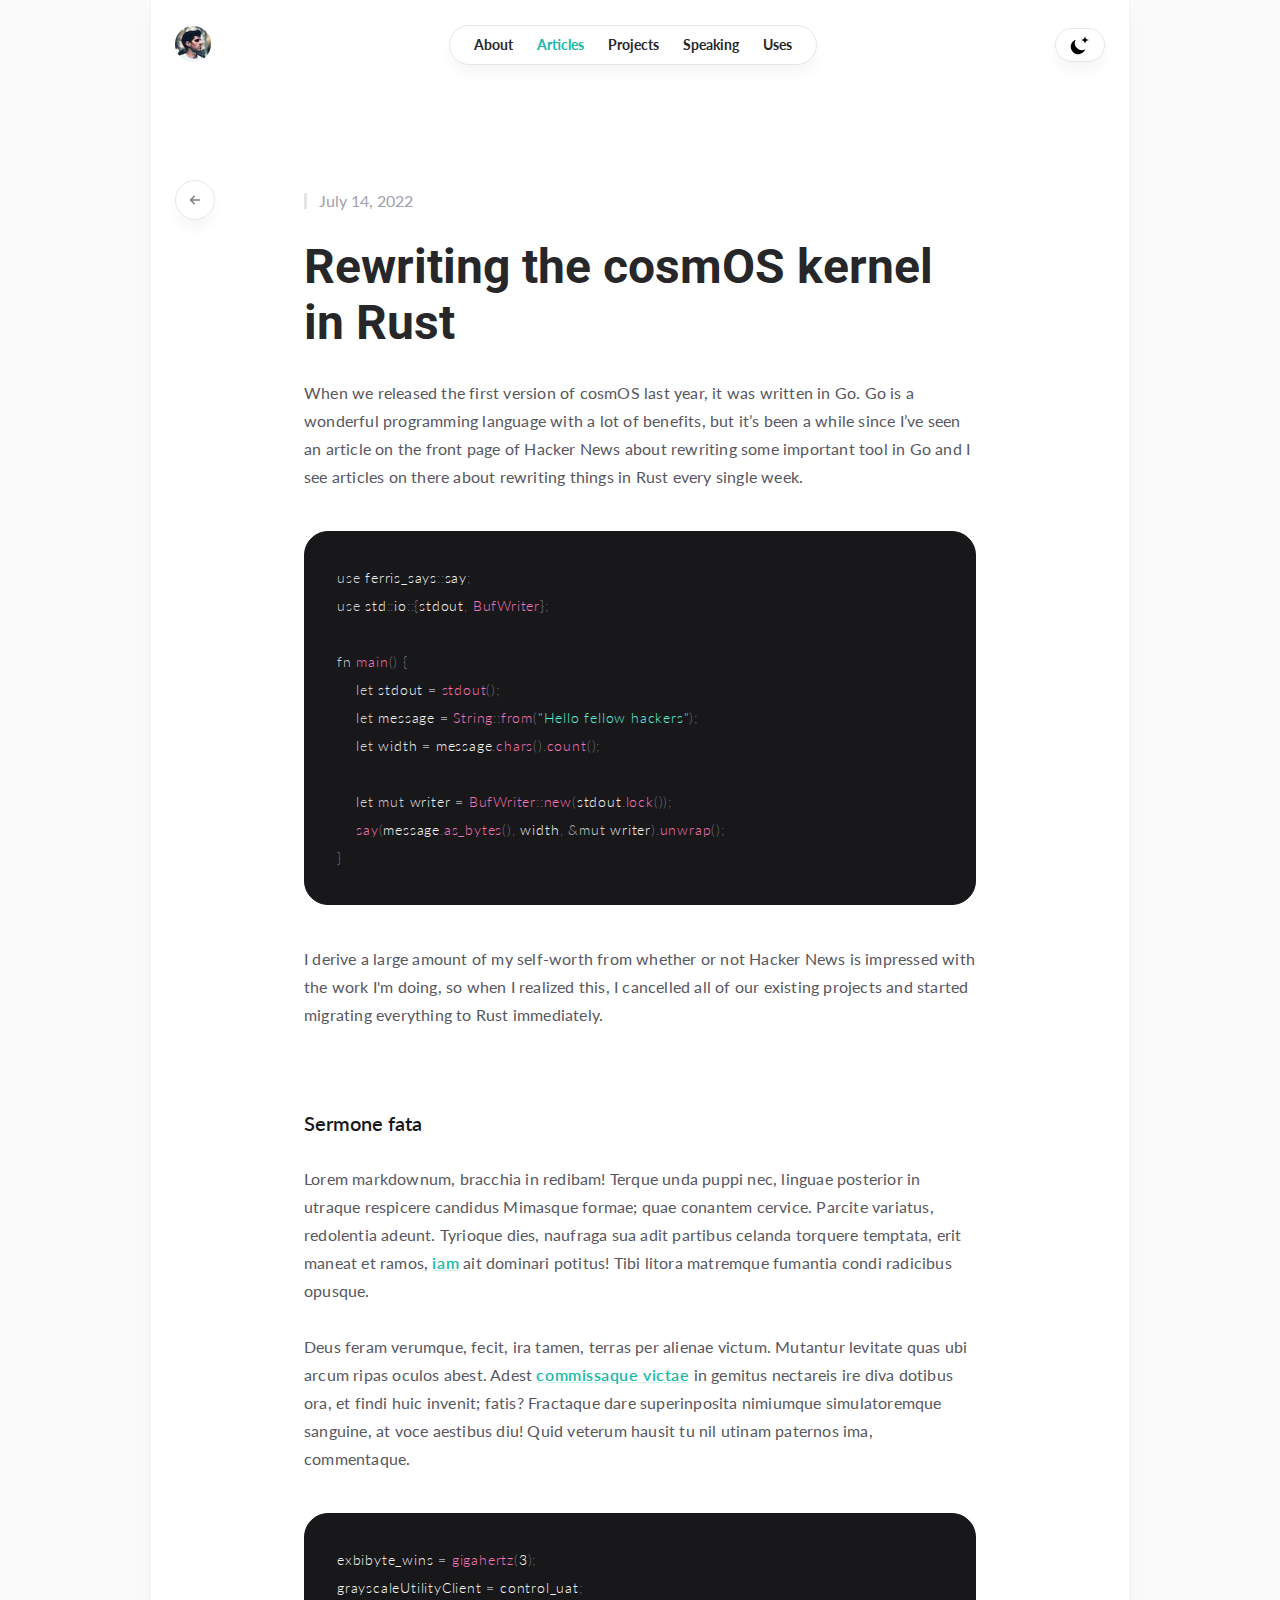
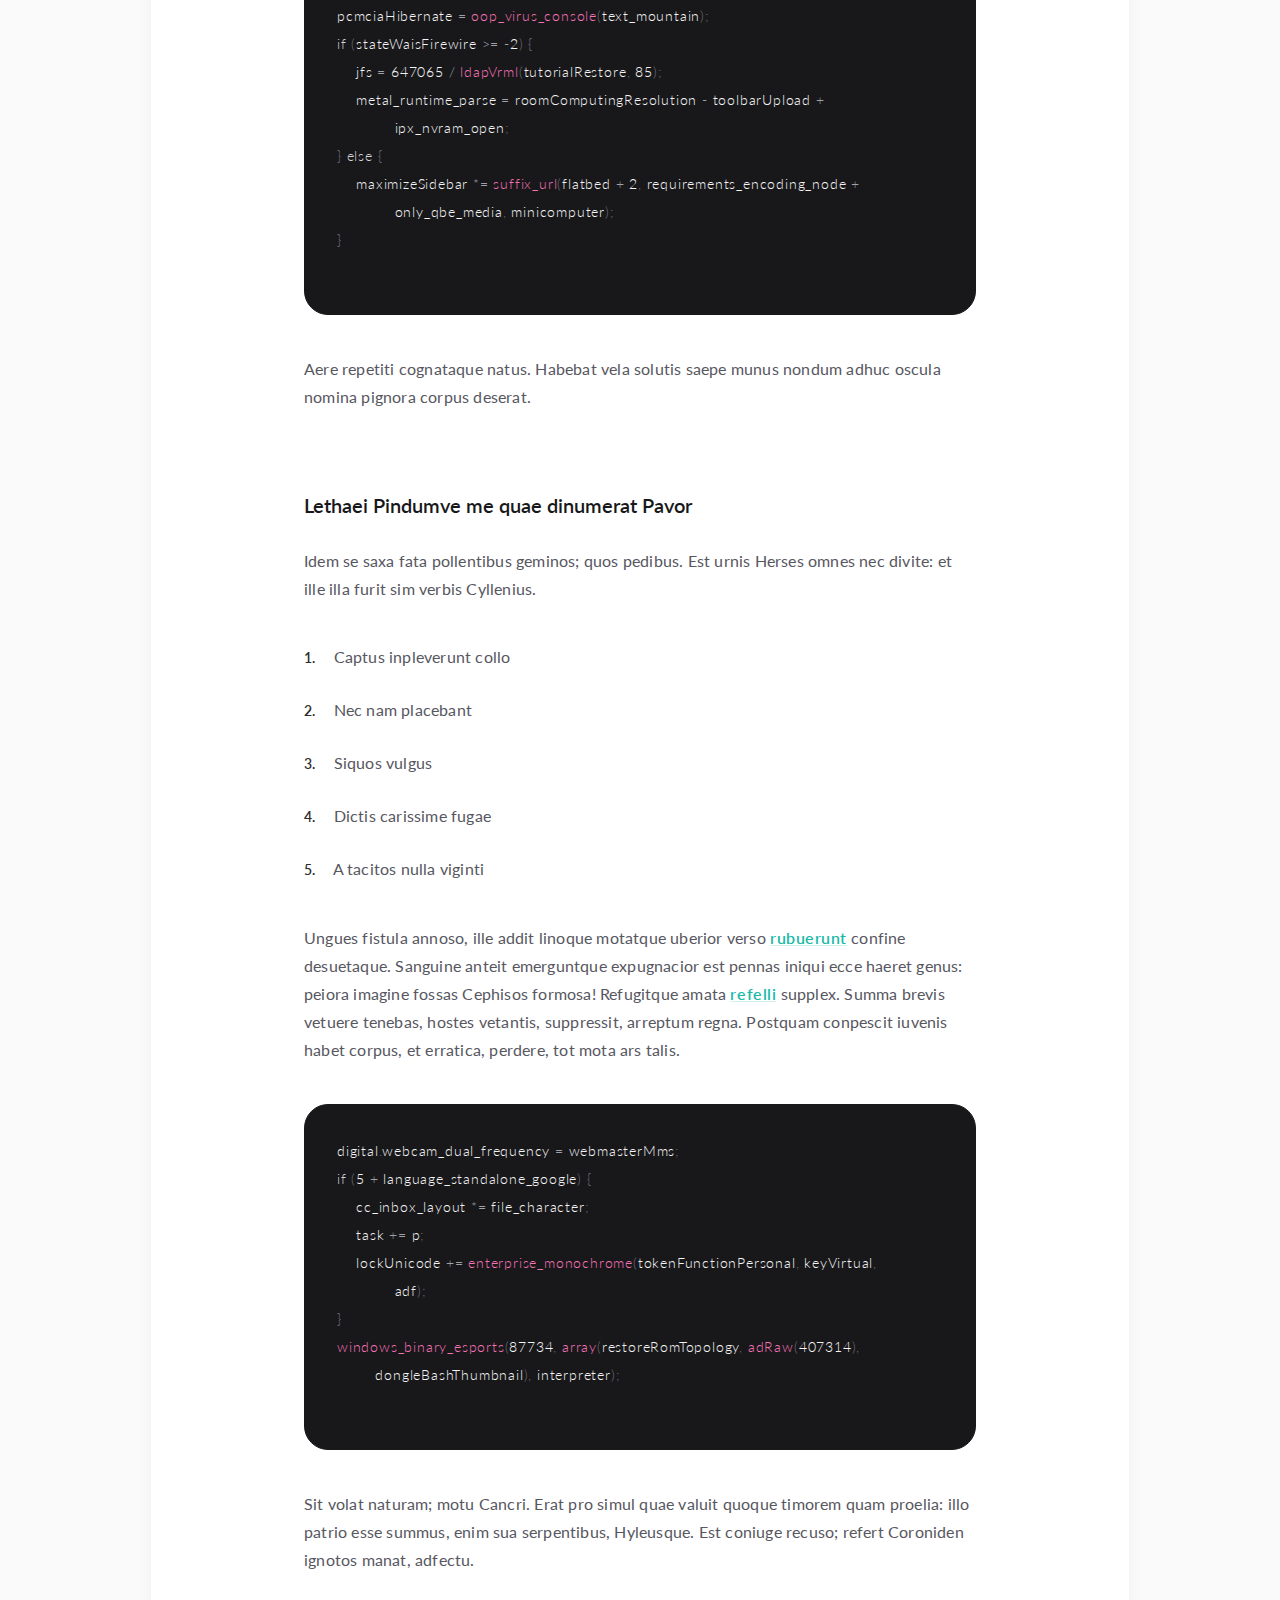
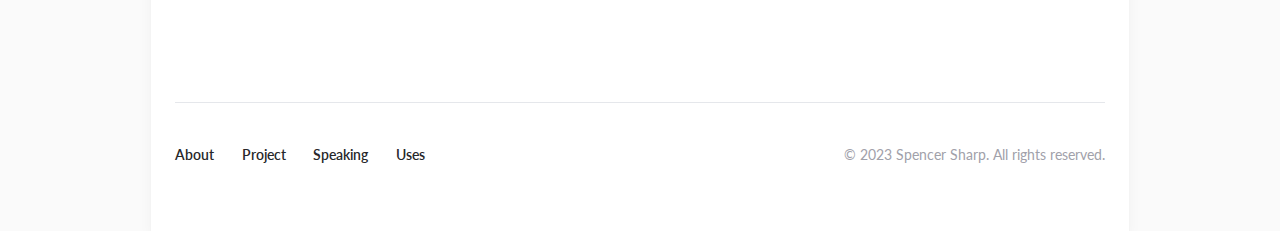
<file: articles3.html>
<!DOCTYPE html>
<html lang="en">

<head>
    <meta charset="UTF-8" />
    <meta http-equiv="X-UA-Compatible" content="IE=edge" />
    <meta name="viewport" content="width=device-width, initial-scale=1.0" />
    <link rel="stylesheet" href="./assets/css/reset.css" />
    <link rel="stylesheet" href="https://fonts.googleapis.com/css2?family=Material+Symbols+Outlined:opsz,wght,FILL,GRAD@48,400,1,0" />
    <link rel="stylesheet" href="./assets/css/style.css" />
    <link rel="preconnect" href="https://fonts.googleapis.com" />
    <link rel="preconnect" href="https://fonts.gstatic.com" crossorigin />
    <link href="https://fonts.googleapis.com/css2?family=Lato:wght@300;400;700&display=swap" rel="stylesheet" />
    <link rel="preconnect" href="https://fonts.googleapis.com">
    <link rel="preconnect" href="https://fonts.gstatic.com" crossorigin>
    <link href="https://fonts.googleapis.com/css2?family=Roboto:wght@100;300;500;700&display=swap" rel="stylesheet">
    <title>Articles-Spencer Sharp</title>
</head>

<body>
    <main>
        <div class="main-content">
            <!-- header -->
            <header class="header">
                <div class="content">
                    <div class="navbar">
                        <a href="./info.html" class="avatar">
                            <img src="./assets/img/avatar.webp" alt="avatar" />
                        </a>
                        <ul class="row">
                            <li>
                                <a href="./index.html" class="item">About</a>
                            </li>
                            <li>
                                <a href="./articles.html" class="item" style="color:#14b8a6">Articles</a>
                            </li>
                            <li>
                                <a href="./projects.html" class="item">Projects</a>
                            </li>
                            <li>
                                <a href="./speaking.html" class="item">Speaking</a>
                            </li>
                            <li>
                                <a href="./uses.html" class="item">Uses</a>
                            </li>
                        </ul>
                        <div class="sunny">
                            <svg viewBox="0 0 24 24" aria-hidden="true" class="sun">
                            <path d="M17.25 16.22a6.937 6.937 0 0 1-9.47-9.47 7.451 7.451 0 1 0 9.47 9.47ZM12.75 7C17 7 17 2.75 17 2.75S17 7 21.25 7C17 7 17 11.25 17 11.25S17 7 12.75 7Z" stroke-width="1.5" stroke-linecap="round" stroke-linejoin="round">

                            </path>
                        </svg>
                        </div>
                    </div>
                </div>
            </header>

            <!-- body -->
            <div class="body">
                <div class="content">
                    <div class="design-system">
                        <a href="./articles.html" class="back">
                            <img src="./assets/img/arrow-left-solid.svg" alt="" class="img-back">
                        </a>
                        <div class="intension">
                            <div class="time-intension">
                                <p class="time">July 14, 2022</p>
                            </div>
                            <div class="content-intension">
                                <h1 class="title">
                                    Rewriting the cosmOS kernel in Rust
                                </h1>
                                <p class="desc">
                                    When we released the first version of cosmOS last year, it was written in Go. Go is a wonderful programming language with a lot of benefits, but it’s been a while since I’ve seen an article on the front page of Hacker News about rewriting some important
                                    tool in Go and I see articles on there about rewriting things in Rust every single week.
                                </p>

                                <pre class="language-rust"><code class="language-rust"><span class="token keyword">use</span> <span class="token namespace">ferris_says<span class="token punctuation">::</span></span>say<span class="token punctuation">;</span>
<span class="token keyword">use</span> <span class="token namespace">std<span class="token punctuation">::</span>io<span class="token punctuation">::</span></span><span class="token punctuation">{</span>stdout<span class="token punctuation">,</span> <span class="token class-name">BufWriter</span><span class="token punctuation">}</span><span class="token punctuation">;</span>

<span class="token keyword">fn</span> <span class="token function-definition function">main</span><span class="token punctuation">(</span><span class="token punctuation">)</span> <span class="token punctuation">{</span>
    <span class="token keyword">let</span> stdout <span class="token operator">=</span> <span class="token function">stdout</span><span class="token punctuation">(</span><span class="token punctuation">)</span><span class="token punctuation">;</span>
    <span class="token keyword">let</span> message <span class="token operator">=</span> <span class="token class-name">String</span><span class="token punctuation">::</span><span class="token function">from</span><span class="token punctuation">(</span><span class="token string">"Hello fellow hackers"</span><span class="token punctuation">)</span><span class="token punctuation">;</span>
    <span class="token keyword">let</span> width <span class="token operator">=</span> message<span class="token punctuation">.</span><span class="token function">chars</span><span class="token punctuation">(</span><span class="token punctuation">)</span><span class="token punctuation">.</span><span class="token function">count</span><span class="token punctuation">(</span><span class="token punctuation">)</span><span class="token punctuation">;</span>

    <span class="token keyword">let</span> <span class="token keyword">mut</span> writer <span class="token operator">=</span> <span class="token class-name">BufWriter</span><span class="token punctuation">::</span><span class="token function">new</span><span class="token punctuation">(</span>stdout<span class="token punctuation">.</span><span class="token function">lock</span><span class="token punctuation">(</span><span class="token punctuation">)</span><span class="token punctuation">)</span><span class="token punctuation">;</span>
    <span class="token function">say</span><span class="token punctuation">(</span>message<span class="token punctuation">.</span><span class="token function">as_bytes</span><span class="token punctuation">(</span><span class="token punctuation">)</span><span class="token punctuation">,</span> width<span class="token punctuation">,</span> <span class="token operator">&amp;</span><span class="token keyword">mut</span> writer<span class="token punctuation">)</span><span class="token punctuation">.</span><span class="token function">unwrap</span><span class="token punctuation">(</span><span class="token punctuation">)</span><span class="token punctuation">;</span>
<span class="token punctuation">}</span>
</code></pre>
                                <p class="desc">
                                    I derive a large amount of my self-worth from whether or not Hacker News is impressed with the work I'm doing, so when I realized this, I cancelled all of our existing projects and started migrating everything to Rust immediately.
                                </p>
                                <h2 class="sub-title">Sermone fata</h2>
                                <p class="desc">
                                    Lorem markdownum, bracchia in redibam! Terque unda puppi nec, linguae posterior in utraque respicere candidus Mimasque formae; quae conantem cervice. Parcite variatus, redolentia adeunt. Tyrioque dies, naufraga sua adit partibus celanda torquere temptata,
                                    erit maneat et ramos, <a href="#" class="link">iam</a> ait dominari potitus! Tibi litora matremque fumantia condi radicibus opusque.
                                </p>
                                <p class="desc">
                                    Deus feram verumque, fecit, ira tamen, terras per alienae victum. Mutantur levitate quas ubi arcum ripas oculos abest. Adest <a href="#" class="link">commissaque victae</a> in gemitus nectareis ire diva dotibus ora,
                                    et findi huic invenit; fatis? Fractaque dare superinposita nimiumque simulatoremque sanguine, at voce aestibus diu! Quid veterum hausit tu nil utinam paternos ima, commentaque.
                                </p>
                                <pre class="language-c"><code class="language-c">exbibyte_wins <span class="token operator">=</span> <span class="token function">gigahertz</span><span class="token punctuation">(</span><span class="token number">3</span><span class="token punctuation">)</span><span class="token punctuation">;</span>
grayscaleUtilityClient <span class="token operator">=</span> control_uat<span class="token punctuation">;</span>
pcmciaHibernate <span class="token operator">=</span> <span class="token function">oop_virus_console</span><span class="token punctuation">(</span>text_mountain<span class="token punctuation">)</span><span class="token punctuation">;</span>
<span class="token keyword">if</span> <span class="token punctuation">(</span>stateWaisFirewire <span class="token operator">&gt;=</span> <span class="token operator">-</span><span class="token number">2</span><span class="token punctuation">)</span> <span class="token punctuation">{</span>
    jfs <span class="token operator">=</span> <span class="token number">647065</span> <span class="token operator">/</span> <span class="token function">ldapVrml</span><span class="token punctuation">(</span>tutorialRestore<span class="token punctuation">,</span> <span class="token number">85</span><span class="token punctuation">)</span><span class="token punctuation">;</span>
    metal_runtime_parse <span class="token operator">=</span> roomComputingResolution <span class="token operator">-</span> toolbarUpload <span class="token operator">+</span>
            ipx_nvram_open<span class="token punctuation">;</span>
<span class="token punctuation">}</span> <span class="token keyword">else</span> <span class="token punctuation">{</span>
    maximizeSidebar <span class="token operator">*=</span> <span class="token function">suffix_url</span><span class="token punctuation">(</span>flatbed <span class="token operator">+</span> <span class="token number">2</span><span class="token punctuation">,</span> requirements_encoding_node <span class="token operator">+</span>
            only_qbe_media<span class="token punctuation">,</span> minicomputer<span class="token punctuation">)</span><span class="token punctuation">;</span>
<span class="token punctuation">}</span>
                            </code></pre>
                                <p class="desc">Aere repetiti cognataque natus. Habebat vela solutis saepe munus nondum adhuc oscula nomina pignora corpus deserat.</p>
                                <h2 class="sub-title">Lethaei Pindumve me quae dinumerat Pavor</h2>
                                <p class="desc">
                                    Idem se saxa fata pollentibus geminos; quos pedibus. Est urnis Herses omnes nec divite: et ille illa furit sim verbis Cyllenius.
                                </p>
                                <ol class="list-numb">
                                    <li class="item desc">
                                        <span class="numb">1.</span> Captus inpleverunt collo
                                    </li>
                                    <li class="item desc">
                                        <span class="numb">2.</span> Nec nam placebant
                                    </li>
                                    <li class="item desc">
                                        <span class="numb">3.</span> Siquos vulgus
                                    </li>
                                    <li class="item desc">
                                        <span class="numb">4.</span> Dictis carissime fugae
                                    </li>
                                    <li class="item desc">
                                        <span class="numb">5.</span> A tacitos nulla viginti
                                    </li>
                                </ol>
                                <p class="desc">
                                    Ungues fistula annoso, ille addit linoque motatque uberior verso <a href="#" class="link">rubuerunt</a> confine desuetaque. Sanguine anteit emerguntque expugnacior est pennas iniqui ecce haeret genus: peiora imagine
                                    fossas Cephisos formosa! Refugitque amata <a href="#" class="link">refelli</a> supplex. Summa brevis vetuere tenebas, hostes vetantis, suppressit, arreptum regna. Postquam conpescit iuvenis habet corpus, et erratica,
                                    perdere, tot mota ars talis.
                                </p>
                                <pre class="language-c"><code class="language-c">digital<span class="token punctuation">.</span>webcam_dual_frequency <span class="token operator">=</span> webmasterMms<span class="token punctuation">;</span>
<span class="token keyword">if</span> <span class="token punctuation">(</span><span class="token number">5</span> <span class="token operator">+</span> language_standalone_google<span class="token punctuation">)</span> <span class="token punctuation">{</span>
    cc_inbox_layout <span class="token operator">*=</span> file_character<span class="token punctuation">;</span>
    task <span class="token operator">+=</span> p<span class="token punctuation">;</span>
    lockUnicode <span class="token operator">+=</span> <span class="token function">enterprise_monochrome</span><span class="token punctuation">(</span>tokenFunctionPersonal<span class="token punctuation">,</span> keyVirtual<span class="token punctuation">,</span>
            adf<span class="token punctuation">)</span><span class="token punctuation">;</span>
<span class="token punctuation">}</span>
<span class="token function">windows_binary_esports</span><span class="token punctuation">(</span><span class="token number">87734</span><span class="token punctuation">,</span> <span class="token function">array</span><span class="token punctuation">(</span>restoreRomTopology<span class="token punctuation">,</span> <span class="token function">adRaw</span><span class="token punctuation">(</span><span class="token number">407314</span><span class="token punctuation">)</span><span class="token punctuation">,</span>
        dongleBashThumbnail<span class="token punctuation">)</span><span class="token punctuation">,</span> interpreter<span class="token punctuation">)</span><span class="token punctuation">;</span>
                            </code></pre>
                                <p class="desc">
                                    Sit volat naturam; motu Cancri. Erat pro simul quae valuit quoque timorem quam proelia: illo patrio esse summus, enim sua serpentibus, Hyleusque. Est coniuge recuso; refert Coroniden ignotos manat, adfectu.
                                </p>
                            </div>
                        </div>
                    </div>
                </div>
            </div>

            <!-- footer -->
            <footer class="footer">
                <div class="content">
                    <div class="row">
                        <div class="row-right">
                            <ul class="list">
                                <li class="item">
                                    <a href="./index.html">About</a>
                                </li>
                                <li class="item">
                                    <a href="./projects.html">Project</a>
                                </li>
                                <li class="item">
                                    <a href="./speaking.html">Speaking</a>
                                </li>
                                <li class="item">
                                    <a href="./uses.html">Uses</a>
                                </li>
                            </ul>
                        </div>
                        <div class="row-left">© 2023 Spencer Sharp. All rights reserved.</div>
                    </div>
                </div>
            </footer>
        </div>
    </main>
</body>

</html>
</file>
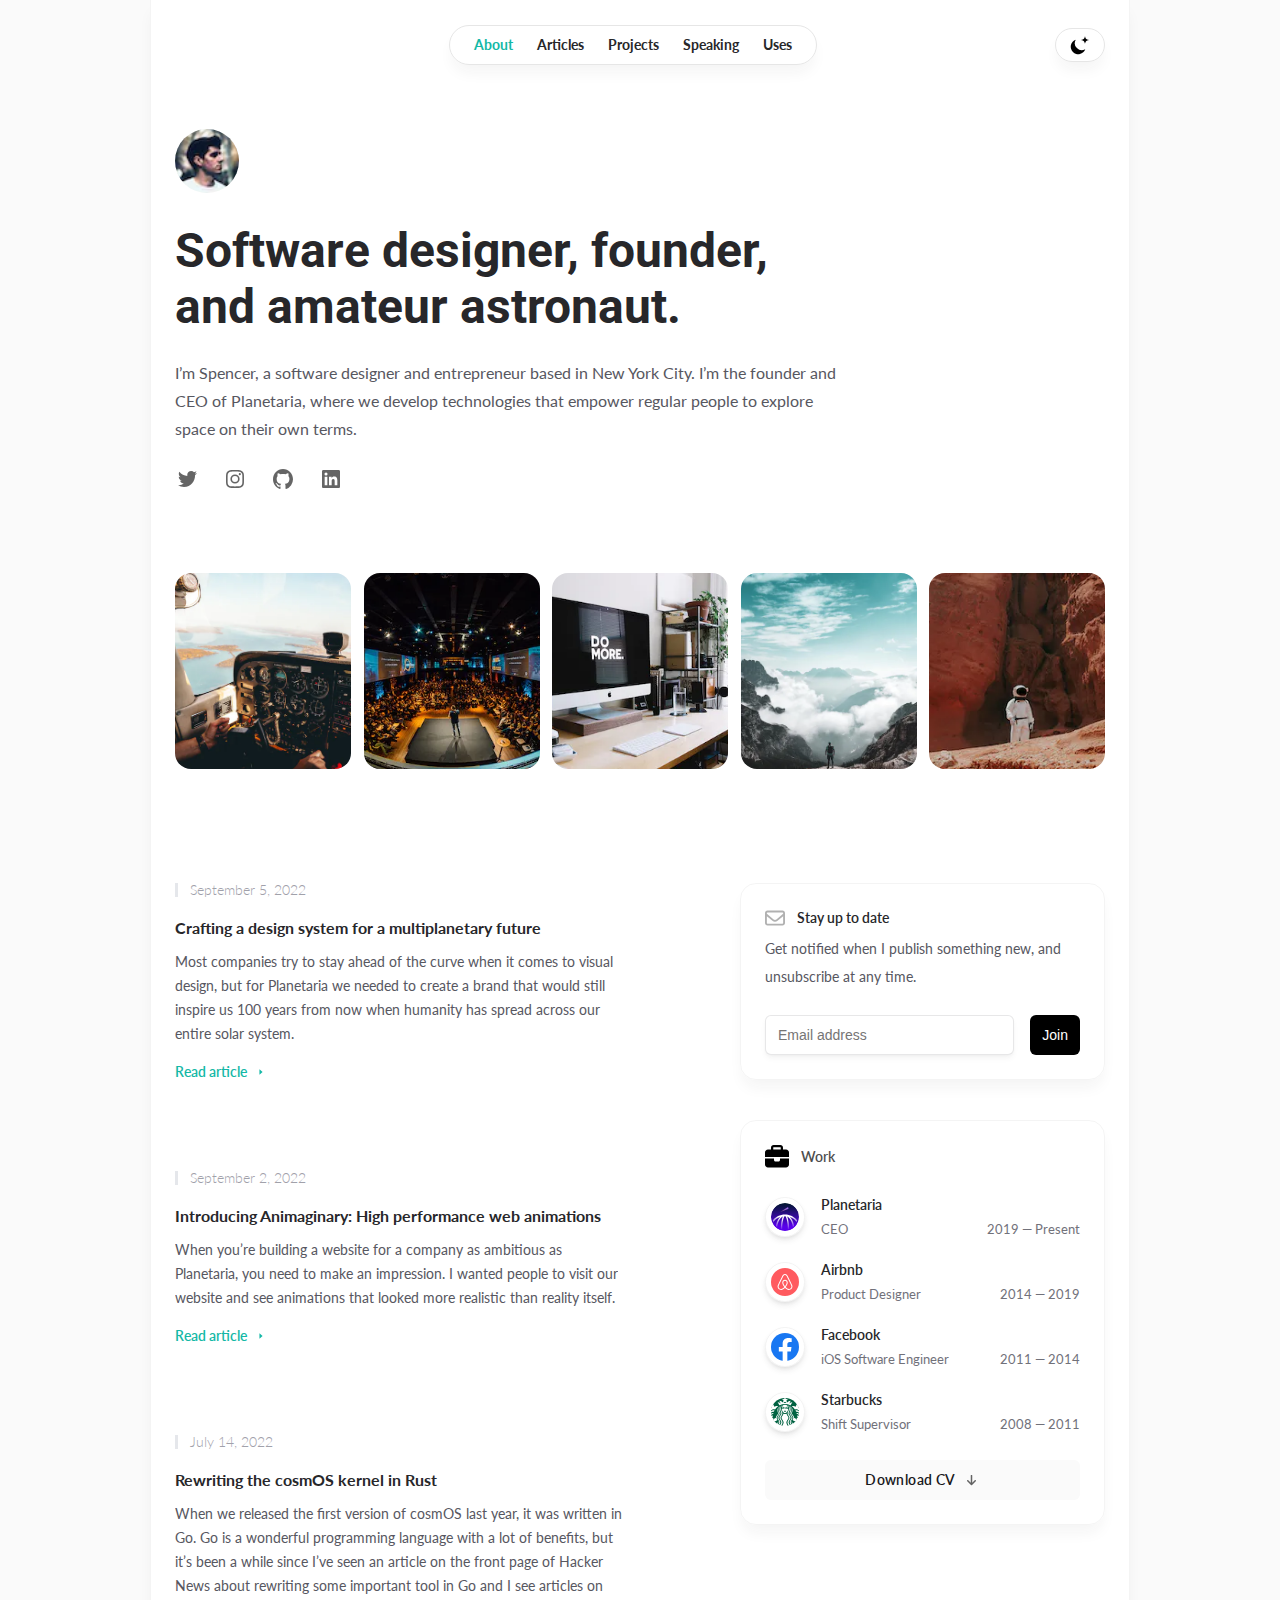
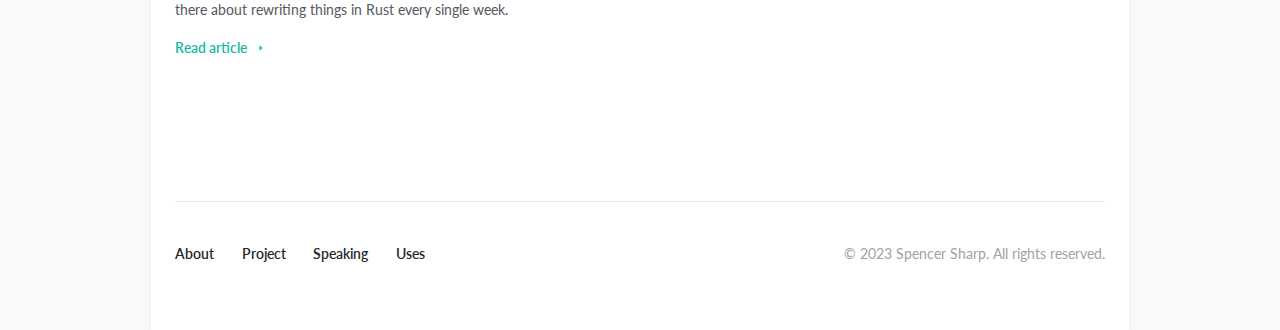
<file: info.html>
<!DOCTYPE html>
<html lang="en">

<head>
    <meta charset="UTF-8" />
    <meta http-equiv="X-UA-Compatible" content="IE=edge" />
    <meta name="viewport" content="width=device-width, initial-scale=1.0" />
    <link rel="stylesheet" href="./assets/css/reset.css" />
    <link rel="stylesheet" href="https://fonts.googleapis.com/css2?family=Material+Symbols+Outlined:opsz,wght,FILL,GRAD@48,400,1,0" />
    <link rel="stylesheet" href="./assets/css/style.css" />
    <link rel="preconnect" href="https://fonts.googleapis.com" />
    <link rel="preconnect" href="https://fonts.gstatic.com" crossorigin />
    <link href="https://fonts.googleapis.com/css2?family=Lato:wght@300;400;700&display=swap" rel="stylesheet" />
    <link rel="preconnect" href="https://fonts.googleapis.com">
    <link rel="preconnect" href="https://fonts.gstatic.com" crossorigin>
    <link href="https://fonts.googleapis.com/css2?family=Roboto:wght@500;700&display=swap" rel="stylesheet">
    <title>About-Spencer Sharp</title>
</head>

<body>
    <main>
        <div class="main-content">
            <!-- header -->
            <header class="header">
                <div class="content">
                    <div class="navbar">
                        <a href="#" class="avatar" style="visibility: hidden;">
                            <img src="./assets/img/avatar.webp" alt="avatar" />
                        </a>
                        <ul class="row">
                            <li>
                                <a href="./index.html" class="item" style="color:#14b8a6">About</a>
                            </li>
                            <li>
                                <a href="./articles.html" class="item">Articles</a>
                            </li>
                            <li>
                                <a href="./projects.html" class="item">Projects</a>
                            </li>
                            <li>
                                <a href="./speaking.html" class="item">Speaking</a>
                            </li>
                            <li>
                                <a href="./uses.html" class="item">Uses</a>
                            </li>
                        </ul>
                        <div class="sunny">

                            <svg viewBox="0 0 24 24" aria-hidden="true" class="sun">
                            <path d="M17.25 16.22a6.937 6.937 0 0 1-9.47-9.47 7.451 7.451 0 1 0 9.47 9.47ZM12.75 7C17 7 17 2.75 17 2.75S17 7 21.25 7C17 7 17 11.25 17 11.25S17 7 12.75 7Z" stroke-width="1.5" stroke-linecap="round" stroke-linejoin="round">

                            </path>
                        </svg>
                        </div>
                    </div>
                </div>
            </header>

            <!-- body -->
            <div class="body">
                <div class="content">
                    <div class="profile">
                        <a href="#" class="profile-info">
                            <img src="./assets/img/avatar.webp" alt="" class="img-info">
                        </a>
                        <div class="heading">
                            <div class="title">Software designer, founder, and amateur astronaut.</div>
                            <p class="desc">I’m Spencer, a software designer and entrepreneur based in New York City. I’m the founder and CEO of Planetaria, where we develop technologies that empower regular people to explore space on their own terms.</p>
                        </div>
                        <ul class="list-social">
                            <li class="item">
                                <a href="https://twitter.com/" class="link">
                                    <svg viewBox="0 0 24 24" aria-hidden="true" class="h-6 w-6 fill-zinc-500 transition group-hover:fill-zinc-600 dark:fill-zinc-400 dark:group-hover:fill-zinc-300"><path d="M20.055 7.983c.011.174.011.347.011.523 0 5.338-3.92 11.494-11.09 11.494v-.003A10.755 10.755 0 0 1 3 18.186c.308.038.618.057.928.058a7.655 7.655 0 0 0 4.841-1.733c-1.668-.032-3.13-1.16-3.642-2.805a3.753 3.753 0 0 0 1.76-.07C5.07 13.256 3.76 11.6 3.76 9.676v-.05a3.77 3.77 0 0 0 1.77.505C3.816 8.945 3.288 6.583 4.322 4.737c1.98 2.524 4.9 4.058 8.034 4.22a4.137 4.137 0 0 1 1.128-3.86A3.807 3.807 0 0 1 19 5.274a7.657 7.657 0 0 0 2.475-.98c-.29.934-.9 1.729-1.713 2.233A7.54 7.54 0 0 0 22 5.89a8.084 8.084 0 0 1-1.945 2.093Z"></path></svg>
                                </a>
                            </li>
                            <li class="item">
                                <a href="https://www.instagram.com/" class="link">
                                    <svg viewBox="0 0 24 24" aria-hidden="true" class="h-6 w-6 fill-zinc-500 transition group-hover:fill-zinc-600 dark:fill-zinc-400 dark:group-hover:fill-zinc-300"><path d="M12 3c-2.444 0-2.75.01-3.71.054-.959.044-1.613.196-2.185.418A4.412 4.412 0 0 0 4.51 4.511c-.5.5-.809 1.002-1.039 1.594-.222.572-.374 1.226-.418 2.184C3.01 9.25 3 9.556 3 12s.01 2.75.054 3.71c.044.959.196 1.613.418 2.185.23.592.538 1.094 1.039 1.595.5.5 1.002.808 1.594 1.038.572.222 1.226.374 2.184.418C9.25 20.99 9.556 21 12 21s2.75-.01 3.71-.054c.959-.044 1.613-.196 2.185-.419a4.412 4.412 0 0 0 1.595-1.038c.5-.5.808-1.002 1.038-1.594.222-.572.374-1.226.418-2.184.044-.96.054-1.267.054-3.711s-.01-2.75-.054-3.71c-.044-.959-.196-1.613-.419-2.185A4.412 4.412 0 0 0 19.49 4.51c-.5-.5-1.002-.809-1.594-1.039-.572-.222-1.226-.374-2.184-.418C14.75 3.01 14.444 3 12 3Zm0 1.622c2.403 0 2.688.009 3.637.052.877.04 1.354.187 1.67.31.421.163.72.358 1.036.673.315.315.51.615.673 1.035.123.317.27.794.31 1.671.043.95.052 1.234.052 3.637s-.009 2.688-.052 3.637c-.04.877-.187 1.354-.31 1.67-.163.421-.358.72-.673 1.036a2.79 2.79 0 0 1-1.035.673c-.317.123-.794.27-1.671.31-.95.043-1.234.052-3.637.052s-2.688-.009-3.637-.052c-.877-.04-1.354-.187-1.67-.31a2.789 2.789 0 0 1-1.036-.673 2.79 2.79 0 0 1-.673-1.035c-.123-.317-.27-.794-.31-1.671-.043-.95-.052-1.234-.052-3.637s.009-2.688.052-3.637c.04-.877.187-1.354.31-1.67.163-.421.358-.72.673-1.036.315-.315.615-.51 1.035-.673.317-.123.794-.27 1.671-.31.95-.043 1.234-.052 3.637-.052Z"></path><path d="M12 15a3 3 0 1 1 0-6 3 3 0 0 1 0 6Zm0-7.622a4.622 4.622 0 1 0 0 9.244 4.622 4.622 0 0 0 0-9.244Zm5.884-.182a1.08 1.08 0 1 1-2.16 0 1.08 1.08 0 0 1 2.16 0Z"></path></svg>
                                </a>
                            </li>
                            <li class="item">
                                <a href="https://github.com/" class="link">
                                    <svg viewBox="0 0 24 24" aria-hidden="true" class="h-6 w-6 fill-zinc-500 transition group-hover:fill-zinc-600 dark:fill-zinc-400 dark:group-hover:fill-zinc-300"><path fill-rule="evenodd" clip-rule="evenodd" d="M12 2C6.475 2 2 6.588 2 12.253c0 4.537 2.862 8.369 6.838 9.727.5.09.687-.218.687-.487 0-.243-.013-1.05-.013-1.91C7 20.059 6.35 18.957 6.15 18.38c-.113-.295-.6-1.205-1.025-1.448-.35-.192-.85-.667-.013-.68.788-.012 1.35.744 1.538 1.051.9 1.551 2.338 1.116 2.912.846.088-.666.35-1.115.638-1.371-2.225-.256-4.55-1.14-4.55-5.062 0-1.115.387-2.038 1.025-2.756-.1-.256-.45-1.307.1-2.717 0 0 .837-.269 2.75 1.051.8-.23 1.65-.346 2.5-.346.85 0 1.7.115 2.5.346 1.912-1.333 2.75-1.05 2.75-1.05.55 1.409.2 2.46.1 2.716.637.718 1.025 1.628 1.025 2.756 0 3.934-2.337 4.806-4.562 5.062.362.32.675.936.675 1.897 0 1.371-.013 2.473-.013 2.82 0 .268.188.589.688.486a10.039 10.039 0 0 0 4.932-3.74A10.447 10.447 0 0 0 22 12.253C22 6.588 17.525 2 12 2Z"></path></svg>
                                </a>
                            </li>
                            <li class="item">
                                <a href="https://www.linkedin.com/" class="link">
                                    <svg viewBox="0 0 24 24" aria-hidden="true" class="h-6 w-6 fill-zinc-500 transition group-hover:fill-zinc-600 dark:fill-zinc-400 dark:group-hover:fill-zinc-300"><path d="M18.335 18.339H15.67v-4.177c0-.996-.02-2.278-1.39-2.278-1.389 0-1.601 1.084-1.601 2.205v4.25h-2.666V9.75h2.56v1.17h.035c.358-.674 1.228-1.387 2.528-1.387 2.7 0 3.2 1.778 3.2 4.091v4.715zM7.003 8.575a1.546 1.546 0 01-1.548-1.549 1.548 1.548 0 111.547 1.549zm1.336 9.764H5.666V9.75H8.34v8.589zM19.67 3H4.329C3.593 3 3 3.58 3 4.297v15.406C3 20.42 3.594 21 4.328 21h15.338C20.4 21 21 20.42 21 19.703V4.297C21 3.58 20.4 3 19.666 3h.003z"></path></svg>
                                </a>
                            </li>
                        </ul>
                        <ul class="list-image">
                            <li class="item">
                                <img src="./assets/img/image-1.webp" alt="" class="img">
                            </li>
                            <li class="item">
                                <img src="./assets/img/image-2.webp" alt="" class="img">
                            </li>
                            <li class="item">
                                <img src="./assets/img/image-3.webp" alt="" class="img">
                            </li>
                            <li class="item">
                                <img src="./assets/img/image-4.webp" alt="" class="img">
                            </li>
                            <li class="item">
                                <img src="./assets/img/image-5.webp" alt="" class="img">
                            </li>
                        </ul>
                        <div class="prf">
                            <div class="list-info">
                                <ul class="list">
                                    <li class="item">
                                        <a href="./articles1.html" class="info">
                                            <span class="time">September 5, 2022</span>
                                            <h2 class="sub-title">Crafting a design system for a multiplanetary future</h2>
                                            <p class="desc">Most companies try to stay ahead of the curve when it comes to visual design, but for Planetaria we needed to create a brand that would still inspire us 100 years from now when humanity has spread across our
                                                entire solar system.
                                            </p>
                                            <div class="link">Read article
                                                <svg viewBox="0 0 16 16" fill="none" aria-hidden="true" class="img">
                                        <path d="M6.75 5.75 9.25 8l-2.5 2.25" stroke-width="1.5" stroke-linecap="round" stroke-linejoin="round">

                                        </path>
                                    </svg>
                                            </div>
                                        </a>
                                    </li>
                                    <li class="item">
                                        <a href="./articles2.html" class="info">
                                            <span class="time">September 2, 2022</span>
                                            <h2 class="sub-title">Introducing Animaginary: High performance web animations</h2>
                                            <p class="desc">When you’re building a website for a company as ambitious as Planetaria, you need to make an impression. I wanted people to visit our website and see animations that looked more realistic than reality itself.
                                            </p>
                                            <div class="link">Read article
                                                <svg viewBox="0 0 16 16" fill="none" aria-hidden="true" class="img">
                                        <path d="M6.75 5.75 9.25 8l-2.5 2.25" stroke-width="1.5" stroke-linecap="round" stroke-linejoin="round">

                                        </path>
                                    </svg>
                                            </div>
                                        </a>
                                    </li>
                                    <li class="item">
                                        <a href="./articles3.html" class="info">
                                            <span class="time">July 14, 2022</span>
                                            <h2 class="sub-title">Rewriting the cosmOS kernel in Rust</h2>
                                            <p class="desc">When we released the first version of cosmOS last year, it was written in Go. Go is a wonderful programming language with a lot of benefits, but it’s been a while since I’ve seen an article on the front page
                                                of Hacker News about rewriting some important tool in Go and I see articles on there about rewriting things in Rust every single week.
                                            </p>
                                            <div class="link">Read article
                                                <svg viewBox="0 0 16 16" fill="none" aria-hidden="true" class="img">
                                        <path d="M6.75 5.75 9.25 8l-2.5 2.25" stroke-width="1.5" stroke-linecap="round" stroke-linejoin="round">

                                        </path>
                                    </svg>
                                            </div>
                                        </a>
                                    </li>

                                </ul>
                            </div>
                            <div class="profile-right">
                                <div class="stay">
                                    <div class="title-stay">
                                        <div class="email-top">
                                            <div class="email">
                                                <img src="./assets/img/envelope-regular.svg" alt="">
                                            </div>
                                            <h3 class="email-title">Stay up to date</h3>
                                        </div>
                                        <p class="desc">Get notified when I publish something new, and unsubscribe at any time.</p>
                                        <div class="btn">
                                            <input type="email" placeholder="Email address" aria-label="Email address" class="email-address">
                                            <button class="join">Join</button>
                                        </div>
                                    </div>
                                </div>
                                <div class="work">
                                    <div class="row-work">
                                        <img src="./assets/img/briefcase-solid.svg" alt="" class="img-work">
                                        <h3 class="title-work">Work</h3>
                                    </div>
                                    <div class="content-work">
                                        <ol class="list-work">
                                            <li class="item">
                                                <div class="row-item">
                                                    <div class="icon">
                                                        <img src="./assets/img/planetaria.ecd81ade.svg" alt="" class="icon-work">
                                                    </div>
                                                    <div class="colum-right">
                                                        <p class="colum-row-top">Planetaria</p>
                                                        <div class="colum-row-bottom">
                                                            <p class="row-left">CEO</p>
                                                            <p class="row-right">2019 — Present</p>
                                                        </div>
                                                    </div>
                                                </div>
                                            </li>
                                            <li class="item">
                                                <div class="row-item">
                                                    <div class="icon">
                                                        <img src="./assets/img/airbnb.b4000690.svg" alt="" class="icon-work">
                                                    </div>
                                                    <div class="colum-right">
                                                        <p class="colum-row-top">Airbnb</p>
                                                        <div class="colum-row-bottom">
                                                            <p class="row-left">Product Designer
                                                            </p>
                                                            <p class="row-right">2014 — 2019</p>
                                                        </div>
                                                    </div>
                                                </div>
                                            </li>
                                            <li class="item">
                                                <div class="row-item">
                                                    <div class="icon">
                                                        <img src="./assets/img/facebook.dd9e7d48.svg" alt="" class="icon-work">
                                                    </div>
                                                    <div class="colum-right">
                                                        <p class="colum-row-top">Facebook</p>
                                                        <div class="colum-row-bottom">
                                                            <p class="row-left">iOS Software Engineer</p>
                                                            <p class="row-right">2011 — 2014</p>
                                                        </div>
                                                    </div>
                                                </div>
                                            </li>
                                            <li class="item">
                                                <div class="row-item">
                                                    <div class="icon">
                                                        <img src="./assets/img/starbucks.4a5bd050.svg" alt="" class="icon-work">
                                                    </div>
                                                    <div class="colum-right">
                                                        <p class="colum-row-top">Starbucks</p>
                                                        <div class="colum-row-bottom">
                                                            <p class="row-left">Shift Supervisor</p>
                                                            <p class="row-right">2008 — 2011</p>
                                                        </div>
                                                    </div>
                                                </div>
                                            </li>
                                        </ol>
                                        <a href="#" class="btn">
                                            <p class="down">
                                                Download CV
                                            </p>
                                            <div class="a-down">
                                                <img src="./assets/img/arrow-down-solid.svg" alt="" class="around">
                                            </div>
                                        </a>
                                    </div>
                                </div>
                            </div>
                        </div>
                    </div>

                </div>
            </div>
            <!-- footer -->
            <footer class="footer">
                <div class="content">
                    <div class="row">
                        <div class="row-right">
                            <ul class="list">
                                <li class="item">
                                    <a href="#">About</a>
                                </li>
                                <li class="item">
                                    <a href="./projects.html">Project</a>
                                </li>
                                <li class="item">
                                    <a href="./speaking.html">Speaking</a>
                                </li>
                                <li class="item">
                                    <a href="./uses.html">Uses</a>
                                </li>
                            </ul>
                        </div>
                        <div class="row-left">© 2023 Spencer Sharp. All rights reserved.</div>
                    </div>
                </div>
            </footer>
        </div>
    </main>
</body>

</html>
</file>
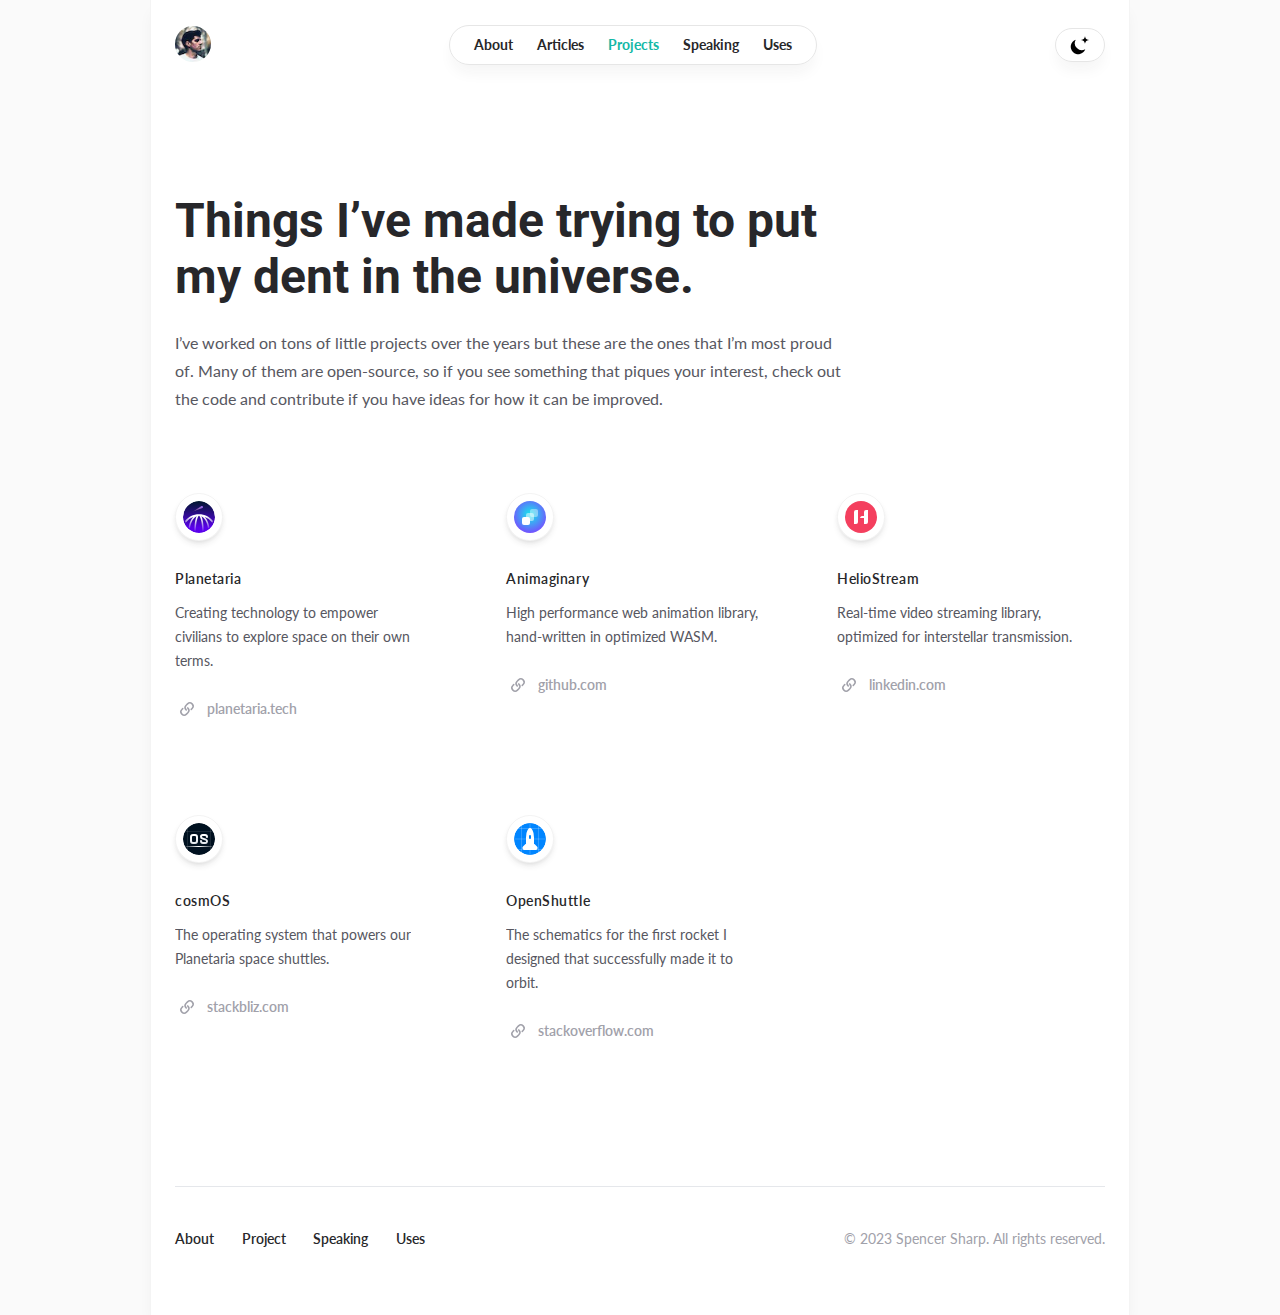
<file: projects.html>
<!DOCTYPE html>
<html lang="en">

<head>
    <meta charset="UTF-8" />
    <meta http-equiv="X-UA-Compatible" content="IE=edge" />
    <meta name="viewport" content="width=device-width, initial-scale=1.0" />
    <link rel="stylesheet" href="./assets/css/reset.css" />
    <link rel="stylesheet" href="https://fonts.googleapis.com/css2?family=Material+Symbols+Outlined:opsz,wght,FILL,GRAD@48,400,1,0" />
    <link rel="stylesheet" href="./assets/css/style.css" />
    <link rel="preconnect" href="https://fonts.googleapis.com" />
    <link rel="preconnect" href="https://fonts.gstatic.com" crossorigin />
    <link href="https://fonts.googleapis.com/css2?family=Lato:wght@300;400;700&display=swap" rel="stylesheet" />
    <link rel="preconnect" href="https://fonts.googleapis.com">
    <link rel="preconnect" href="https://fonts.gstatic.com" crossorigin>
    <link href="https://fonts.googleapis.com/css2?family=Roboto:wght@500;700&display=swap" rel="stylesheet">
    <title>Projects-Spencer Sharp</title>
</head>

<body>
    <main>
        <div class="main-content">
            <!-- header -->
            <header class="header">
                <div class="content">
                    <div class="navbar">
                        <a href="./info.html" class="avatar">
                            <img src="./assets/img/avatar.webp" alt="avatar" />
                        </a>
                        <ul class="row">
                            <li>
                                <a href="./index.html" class="item">About</a>
                            </li>
                            <li>
                                <a href="./articles.html" class="item">Articles</a>
                            </li>
                            <li>
                                <a href="./projects.html" class="item" style="color:#14b8a6">Projects</a>
                            </li>
                            <li>
                                <a href="./speaking.html" class="item">Speaking</a>
                            </li>
                            <li>
                                <a href="./uses.html" class="item">Uses</a>
                            </li>
                        </ul>
                        <div class="sunny">

                            <svg viewBox="0 0 24 24" aria-hidden="true" class="sun">
                            <path d="M17.25 16.22a6.937 6.937 0 0 1-9.47-9.47 7.451 7.451 0 1 0 9.47 9.47ZM12.75 7C17 7 17 2.75 17 2.75S17 7 21.25 7C17 7 17 11.25 17 11.25S17 7 12.75 7Z" stroke-width="1.5" stroke-linecap="round" stroke-linejoin="round">

                            </path>
                        </svg>
                        </div>
                    </div>
                </div>
            </header>

            <!-- body -->
            <div class="body">
                <div class="content">
                    <div class="main-project">
                        <div class="heading">
                            <h1 class="title">Things I’ve made trying to put my dent in the universe.</h1>
                            <p class="desc">I’ve worked on tons of little projects over the years but these are the ones that I’m most proud of. Many of them are open-source, so if you see something that piques your interest, check out the code and contribute if you
                                have ideas for how it can be improved.</p>
                        </div>
                        <div class="list-project">
                            <ul class="list">
                                <li class="item ">
                                    <a href="https://www.facebook.com/" class="link">
                                        <div class="icon">
                                            <img src="./assets/img/planetaria.ecd81ade.svg" alt="Planetaria">
                                        </div>
                                        <h2 class="sub-title">Planetaria</h2>
                                        <p class="desc">Creating technology to empower civilians to explore space on their own terms.</p>
                                        <p class="social-link">
                                            <svg viewBox="0 0 24 24" aria-hidden="true" class="img-project">
                                            <path d="M15.712 11.823a.75.75 0 1 0 1.06 1.06l-1.06-1.06Zm-4.95 1.768a.75.75 0 0 0 1.06-1.06l-1.06 1.06Zm-2.475-1.414a.75.75 0 1 0-1.06-1.06l1.06 1.06Zm4.95-1.768a.75.75 0 1 0-1.06 1.06l1.06-1.06Zm3.359.53-.884.884 1.06 1.06.885-.883-1.061-1.06Zm-4.95-2.12 1.414-1.415L12 6.344l-1.415 1.413 1.061 1.061Zm0 3.535a2.5 2.5 0 0 1 0-3.536l-1.06-1.06a4 4 0 0 0 0 5.656l1.06-1.06Zm4.95-4.95a2.5 2.5 0 0 1 0 3.535L17.656 12a4 4 0 0 0 0-5.657l-1.06 1.06Zm1.06-1.06a4 4 0 0 0-5.656 0l1.06 1.06a2.5 2.5 0 0 1 3.536 0l1.06-1.06Zm-7.07 7.07.176.177 1.06-1.06-.176-.177-1.06 1.06Zm-3.183-.353.884-.884-1.06-1.06-.884.883 1.06 1.06Zm4.95 2.121-1.414 1.414 1.06 1.06 1.415-1.413-1.06-1.061Zm0-3.536a2.5 2.5 0 0 1 0 3.536l1.06 1.06a4 4 0 0 0 0-5.656l-1.06 1.06Zm-4.95 4.95a2.5 2.5 0 0 1 0-3.535L6.344 12a4 4 0 0 0 0 5.656l1.06-1.06Zm-1.06 1.06a4 4 0 0 0 5.657 0l-1.061-1.06a2.5 2.5 0 0 1-3.535 0l-1.061 1.06Zm7.07-7.07-.176-.177-1.06 1.06.176.178 1.06-1.061Z" fill="currentColor"></path>
                                        </svg>
                                            <span class="link-project ">
                                            planetaria.tech
                                        </span>
                                        </p>
                                    </a>
                                </li>
                                <li class="item">
                                    <a href="https://www.linkedin.com/" class="link">
                                        <div class="icon">
                                            <img src="./assets/img/animaginary.8d221e52.svg" alt="Animaginary">
                                        </div>
                                        <h2 class="sub-title">Animaginary</h2>
                                        <p class="desc">High performance web animation library, hand-written in optimized WASM.</p>
                                        <p class="social-link">
                                            <svg viewBox="0 0 24 24" aria-hidden="true" class="img-project">
                                            <path d="M15.712 11.823a.75.75 0 1 0 1.06 1.06l-1.06-1.06Zm-4.95 1.768a.75.75 0 0 0 1.06-1.06l-1.06 1.06Zm-2.475-1.414a.75.75 0 1 0-1.06-1.06l1.06 1.06Zm4.95-1.768a.75.75 0 1 0-1.06 1.06l1.06-1.06Zm3.359.53-.884.884 1.06 1.06.885-.883-1.061-1.06Zm-4.95-2.12 1.414-1.415L12 6.344l-1.415 1.413 1.061 1.061Zm0 3.535a2.5 2.5 0 0 1 0-3.536l-1.06-1.06a4 4 0 0 0 0 5.656l1.06-1.06Zm4.95-4.95a2.5 2.5 0 0 1 0 3.535L17.656 12a4 4 0 0 0 0-5.657l-1.06 1.06Zm1.06-1.06a4 4 0 0 0-5.656 0l1.06 1.06a2.5 2.5 0 0 1 3.536 0l1.06-1.06Zm-7.07 7.07.176.177 1.06-1.06-.176-.177-1.06 1.06Zm-3.183-.353.884-.884-1.06-1.06-.884.883 1.06 1.06Zm4.95 2.121-1.414 1.414 1.06 1.06 1.415-1.413-1.06-1.061Zm0-3.536a2.5 2.5 0 0 1 0 3.536l1.06 1.06a4 4 0 0 0 0-5.656l-1.06 1.06Zm-4.95 4.95a2.5 2.5 0 0 1 0-3.535L6.344 12a4 4 0 0 0 0 5.656l1.06-1.06Zm-1.06 1.06a4 4 0 0 0 5.657 0l-1.061-1.06a2.5 2.5 0 0 1-3.535 0l-1.061 1.06Zm7.07-7.07-.176-.177-1.06 1.06.176.178 1.06-1.061Z" fill="currentColor"></path>
                                        </svg>
                                            <span class="link-project">
                                            github.com
                                        </span>
                                        </p>
                                    </a>
                                </li>
                                <li class="item">
                                    <a href="https://github.com/" class="link">
                                        <div class="icon">
                                            <img src="./assets/img/helio-stream.2ac8d11f.svg" alt="HelioStream">
                                        </div>
                                        <h2 class="sub-title">HelioStream</h2>
                                        <p class="desc">Real-time video streaming library, optimized for interstellar transmission.</p>
                                        <p class="social-link">
                                            <svg viewBox="0 0 24 24" aria-hidden="true" class="img-project">
                                            <path d="M15.712 11.823a.75.75 0 1 0 1.06 1.06l-1.06-1.06Zm-4.95 1.768a.75.75 0 0 0 1.06-1.06l-1.06 1.06Zm-2.475-1.414a.75.75 0 1 0-1.06-1.06l1.06 1.06Zm4.95-1.768a.75.75 0 1 0-1.06 1.06l1.06-1.06Zm3.359.53-.884.884 1.06 1.06.885-.883-1.061-1.06Zm-4.95-2.12 1.414-1.415L12 6.344l-1.415 1.413 1.061 1.061Zm0 3.535a2.5 2.5 0 0 1 0-3.536l-1.06-1.06a4 4 0 0 0 0 5.656l1.06-1.06Zm4.95-4.95a2.5 2.5 0 0 1 0 3.535L17.656 12a4 4 0 0 0 0-5.657l-1.06 1.06Zm1.06-1.06a4 4 0 0 0-5.656 0l1.06 1.06a2.5 2.5 0 0 1 3.536 0l1.06-1.06Zm-7.07 7.07.176.177 1.06-1.06-.176-.177-1.06 1.06Zm-3.183-.353.884-.884-1.06-1.06-.884.883 1.06 1.06Zm4.95 2.121-1.414 1.414 1.06 1.06 1.415-1.413-1.06-1.061Zm0-3.536a2.5 2.5 0 0 1 0 3.536l1.06 1.06a4 4 0 0 0 0-5.656l-1.06 1.06Zm-4.95 4.95a2.5 2.5 0 0 1 0-3.535L6.344 12a4 4 0 0 0 0 5.656l1.06-1.06Zm-1.06 1.06a4 4 0 0 0 5.657 0l-1.061-1.06a2.5 2.5 0 0 1-3.535 0l-1.061 1.06Zm7.07-7.07-.176-.177-1.06 1.06.176.178 1.06-1.061Z" fill="currentColor"></path>
                                        </svg>
                                            <span class="link-project">
                                            linkedin.com
                                        </span>
                                        </p>
                                    </a>
                                </li>
                                <li class="item">
                                    <a href="https://stackblitz.com/" class="link">
                                        <div class="icon">
                                            <img src="./assets/img/cosmos.c70b0295.svg" alt="cosmOS">
                                        </div>
                                        <h2 class="sub-title">cosmOS</h2>
                                        <p class="desc">The operating system that powers our Planetaria space shuttles.</p>
                                        <p class="social-link">
                                            <svg viewBox="0 0 24 24" aria-hidden="true" class="img-project">
                                            <path d="M15.712 11.823a.75.75 0 1 0 1.06 1.06l-1.06-1.06Zm-4.95 1.768a.75.75 0 0 0 1.06-1.06l-1.06 1.06Zm-2.475-1.414a.75.75 0 1 0-1.06-1.06l1.06 1.06Zm4.95-1.768a.75.75 0 1 0-1.06 1.06l1.06-1.06Zm3.359.53-.884.884 1.06 1.06.885-.883-1.061-1.06Zm-4.95-2.12 1.414-1.415L12 6.344l-1.415 1.413 1.061 1.061Zm0 3.535a2.5 2.5 0 0 1 0-3.536l-1.06-1.06a4 4 0 0 0 0 5.656l1.06-1.06Zm4.95-4.95a2.5 2.5 0 0 1 0 3.535L17.656 12a4 4 0 0 0 0-5.657l-1.06 1.06Zm1.06-1.06a4 4 0 0 0-5.656 0l1.06 1.06a2.5 2.5 0 0 1 3.536 0l1.06-1.06Zm-7.07 7.07.176.177 1.06-1.06-.176-.177-1.06 1.06Zm-3.183-.353.884-.884-1.06-1.06-.884.883 1.06 1.06Zm4.95 2.121-1.414 1.414 1.06 1.06 1.415-1.413-1.06-1.061Zm0-3.536a2.5 2.5 0 0 1 0 3.536l1.06 1.06a4 4 0 0 0 0-5.656l-1.06 1.06Zm-4.95 4.95a2.5 2.5 0 0 1 0-3.535L6.344 12a4 4 0 0 0 0 5.656l1.06-1.06Zm-1.06 1.06a4 4 0 0 0 5.657 0l-1.061-1.06a2.5 2.5 0 0 1-3.535 0l-1.061 1.06Zm7.07-7.07-.176-.177-1.06 1.06.176.178 1.06-1.061Z" fill="currentColor"></path>
                                        </svg>
                                            <span class="link-project">
                                            stackbliz.com
                                        </span>
                                        </p>
                                    </a>
                                </li>
                                <li class="item">
                                    <a href="https://stackoverflow.com/" class="link">
                                        <div class="icon">
                                            <img src="./assets/img/open-shuttle.db0327e4.svg" alt="OpenShuttle">
                                        </div>
                                        <h2 class="sub-title">OpenShuttle</h2>
                                        <p class="desc">The schematics for the first rocket I designed that successfully made it to orbit.</p>
                                        <p class="social-link">
                                            <svg viewBox="0 0 24 24" aria-hidden="true" class="img-project">
                                            <path d="M15.712 11.823a.75.75 0 1 0 1.06 1.06l-1.06-1.06Zm-4.95 1.768a.75.75 0 0 0 1.06-1.06l-1.06 1.06Zm-2.475-1.414a.75.75 0 1 0-1.06-1.06l1.06 1.06Zm4.95-1.768a.75.75 0 1 0-1.06 1.06l1.06-1.06Zm3.359.53-.884.884 1.06 1.06.885-.883-1.061-1.06Zm-4.95-2.12 1.414-1.415L12 6.344l-1.415 1.413 1.061 1.061Zm0 3.535a2.5 2.5 0 0 1 0-3.536l-1.06-1.06a4 4 0 0 0 0 5.656l1.06-1.06Zm4.95-4.95a2.5 2.5 0 0 1 0 3.535L17.656 12a4 4 0 0 0 0-5.657l-1.06 1.06Zm1.06-1.06a4 4 0 0 0-5.656 0l1.06 1.06a2.5 2.5 0 0 1 3.536 0l1.06-1.06Zm-7.07 7.07.176.177 1.06-1.06-.176-.177-1.06 1.06Zm-3.183-.353.884-.884-1.06-1.06-.884.883 1.06 1.06Zm4.95 2.121-1.414 1.414 1.06 1.06 1.415-1.413-1.06-1.061Zm0-3.536a2.5 2.5 0 0 1 0 3.536l1.06 1.06a4 4 0 0 0 0-5.656l-1.06 1.06Zm-4.95 4.95a2.5 2.5 0 0 1 0-3.535L6.344 12a4 4 0 0 0 0 5.656l1.06-1.06Zm-1.06 1.06a4 4 0 0 0 5.657 0l-1.061-1.06a2.5 2.5 0 0 1-3.535 0l-1.061 1.06Zm7.07-7.07-.176-.177-1.06 1.06.176.178 1.06-1.061Z" fill="currentColor"></path>
                                        </svg>
                                            <span class="link-project">
                                            stackoverflow.com
                                        </span>
                                        </p>
                                    </a>
                                </li>
                            </ul>
                        </div>
                    </div>
                </div>
            </div>

            <!-- footer -->
            <footer class="footer">
                <div class="content">
                    <div class="row">
                        <div class="row-right">
                            <ul class="list">
                                <li class="item">
                                    <a href="./index.html">About</a>
                                </li>
                                <li class="item">
                                    <a href="./projects.html">Project</a>
                                </li>
                                <li class="item">
                                    <a href="./speaking.html">Speaking</a>
                                </li>
                                <li class="item">
                                    <a href="./uses.html">Uses</a>
                                </li>
                            </ul>
                        </div>
                        <div class="row-left">© 2023 Spencer Sharp. All rights reserved.</div>
                    </div>
                </div>
            </footer>
        </div>
    </main>
</body>

</html>
</file>
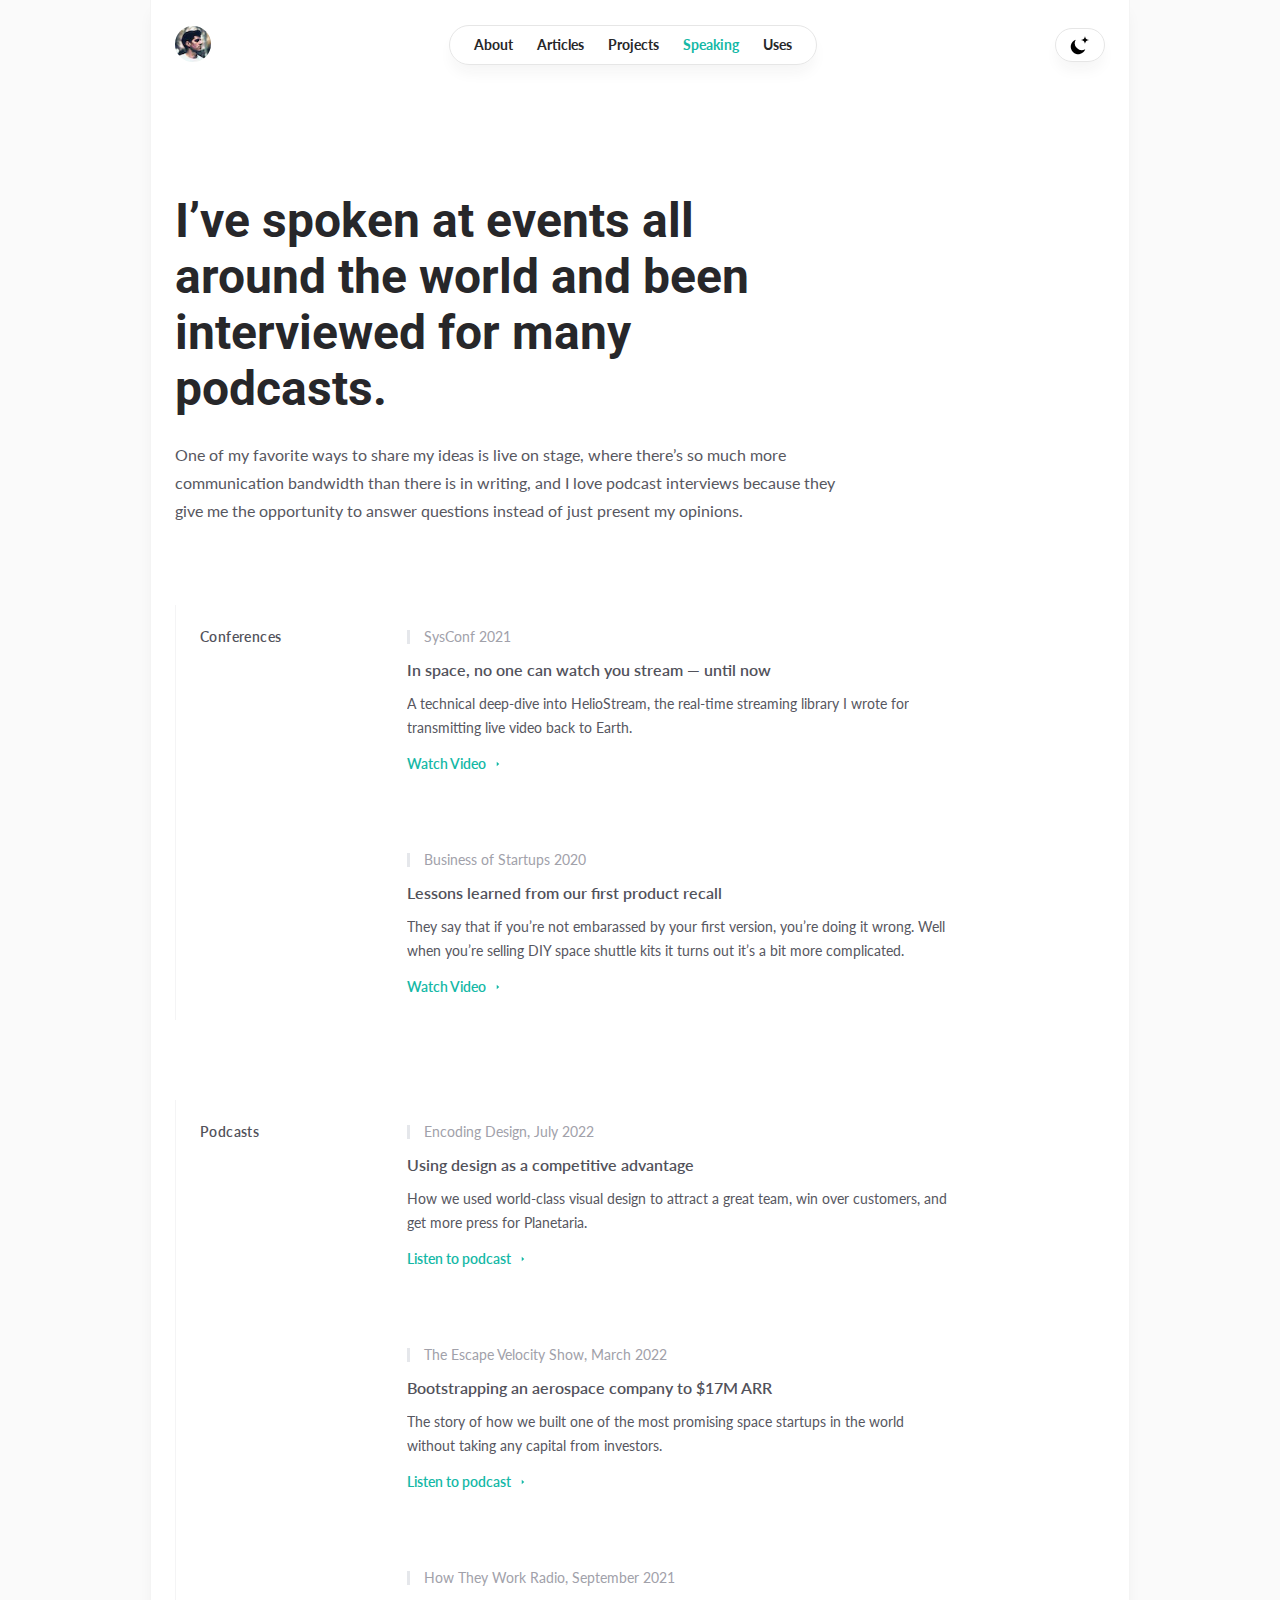
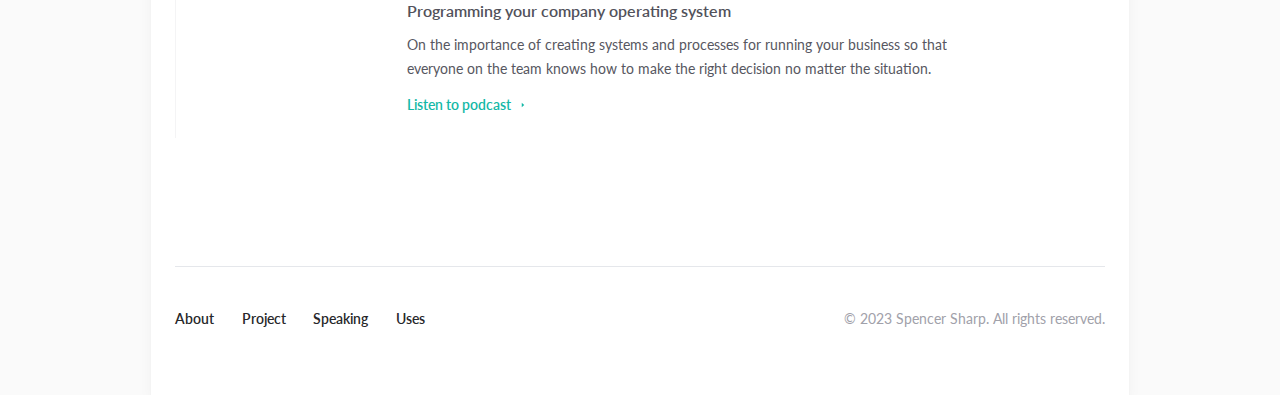
<file: speaking.html>
<!DOCTYPE html>
<html lang="en">

<head>
    <meta charset="UTF-8" />
    <meta http-equiv="X-UA-Compatible" content="IE=edge" />
    <meta name="viewport" content="width=device-width, initial-scale=1.0" />
    <link rel="stylesheet" href="./assets/css/reset.css" />
    <link rel="stylesheet" href="https://fonts.googleapis.com/css2?family=Material+Symbols+Outlined:opsz,wght,FILL,GRAD@20..48,100..700,0..1,-50..200" />
    <link rel="stylesheet" href="./assets/css/style.css" />
    <link rel="preconnect" href="https://fonts.googleapis.com" />
    <link rel="preconnect" href="https://fonts.gstatic.com" crossorigin />
    <link href="https://fonts.googleapis.com/css2?family=Lato:wght@300;400;700&display=swap" rel="stylesheet" />
    <link rel="preconnect" href="https://fonts.googleapis.com">
    <link rel="preconnect" href="https://fonts.gstatic.com" crossorigin>
    <link href="https://fonts.googleapis.com/css2?family=Roboto:wght@500;700&display=swap" rel="stylesheet">
    <title>Speaking-Spencer Sharp</title>
</head>

<body>
    <main>
        <div class="main-content">
            <!-- header -->
            <header class="header">
                <div class="content">
                    <div class="navbar">
                        <a href="./info.html" class="avatar">
                            <img src="./assets/img/avatar.webp" alt="avatar" />
                        </a>
                        <ul class="row">
                            <li>
                                <a href="./index.html" class="item">About</a>
                            </li>
                            <li>
                                <a href="./articles.html" class="item">Articles</a>
                            </li>
                            <li>
                                <a href="./projects.html" class="item">Projects</a>
                            </li>
                            <li>
                                <a href="./speaking.html" class="item " style="color:#14b8a6">Speaking</a>
                            </li>
                            <li>
                                <a href="./uses.html" class="item">Uses</a>
                            </li>
                        </ul>
                        <div class="sunny">
                            <svg viewBox="0 0 24 24" aria-hidden="true" class="sun">
                            <path d="M17.25 16.22a6.937 6.937 0 0 1-9.47-9.47 7.451 7.451 0 1 0 9.47 9.47ZM12.75 7C17 7 17 2.75 17 2.75S17 7 21.25 7C17 7 17 11.25 17 11.25S17 7 12.75 7Z" stroke-width="1.5" stroke-linecap="round" stroke-linejoin="round">

                            </path>
                        </svg>
                        </div>
                    </div>
                </div>
            </header>

            <!-- body -->
            <div class="body">
                <div class="content">
                    <div class="main-speaking">
                        <div class="heading">
                            <h1 class="title">I’ve spoken at events all around the world and been interviewed for many podcasts.</h1>
                            <p class="desc">One of my favorite ways to share my ideas is live on stage, where there’s so much more communication bandwidth than there is in writing, and I love podcast interviews because they give me the opportunity to answer questions
                                instead of just present my opinions.</p>
                        </div>
                        <div class="speaking">
                            <div class="section">
                                <div class="conferences">
                                    <div class="row-top">
                                        <div class="row">
                                            <h2 class="sub-title">Conferences</h2>
                                            <div class="colum-left">
                                                <ul class="list-conference">
                                                    <li class="item">
                                                        <a href="#" class="link-conference">
                                                            <p class="time">SysConf 2021</p>
                                                            <h3 class="title-conference">In space, no one can watch you stream — until now</h3>
                                                            <p class="desc">A technical deep-dive into HelioStream, the real-time streaming library I wrote for transmitting live video back to Earth.</p>
                                                            <div class="watch">Watch Video
                                                                <svg viewBox="0 0 16 16" fill="none" aria-hidden="true" class="icon"><path d="M6.75 5.75 9.25 8l-2.5 2.25" stroke-width="1.5" stroke-linecap="round" stroke-linejoin="round"></path>
                                                            </svg>
                                                            </div>
                                                        </a>
                                                    </li>
                                                    <li class="item">
                                                        <a href="#" class="link-conference">
                                                            <p class="time">Business of Startups 2020</p>
                                                            <h3 class="title-conference">Lessons learned from our first product recall</h3>
                                                            <p class="desc">They say that if you’re not embarassed by your first version, you’re doing it wrong. Well when you’re selling DIY space shuttle kits it turns out it’s a bit more complicated.</p>
                                                            <div class="watch">Watch Video
                                                                <svg viewBox="0 0 16 16" fill="none" aria-hidden="true" class="icon"><path d="M6.75 5.75 9.25 8l-2.5 2.25" stroke-width="1.5" stroke-linecap="round" stroke-linejoin="round"></path>
                                                            </svg>
                                                            </div>
                                                        </a>
                                                    </li>
                                                </ul>
                                            </div>
                                        </div>
                                    </div>
                                    <div class="row-bottom">
                                        <div class="row">
                                            <h2 class="sub-title">Podcasts</h2>
                                            <div class="colum-left">
                                                <ul class="list-conference">
                                                    <li class="item">
                                                        <a href="#" class="link-conference">
                                                            <p class="time">Encoding Design, July 2022</p>
                                                            <h3 class="title-conference">Using design as a competitive advantage</h3>
                                                            <p class="desc">How we used world-class visual design to attract a great team, win over customers, and get more press for Planetaria.</p>
                                                            <div class="watch">Listen to podcast
                                                                <svg viewBox="0 0 16 16" fill="none" aria-hidden="true" class="icon"><path d="M6.75 5.75 9.25 8l-2.5 2.25" stroke-width="1.5" stroke-linecap="round" stroke-linejoin="round"></path>
                                                            </svg>
                                                            </div>
                                                        </a>
                                                    </li>
                                                    <li class="item">
                                                        <a href="#" class="link-conference">
                                                            <p class="time">The Escape Velocity Show, March 2022</p>
                                                            <h3 class="title-conference">Bootstrapping an aerospace company to $17M ARR</h3>
                                                            <p class="desc">The story of how we built one of the most promising space startups in the world without taking any capital from investors.</p>
                                                            <div class="watch">Listen to podcast
                                                                <svg viewBox="0 0 16 16" fill="none" aria-hidden="true" class="icon"><path d="M6.75 5.75 9.25 8l-2.5 2.25" stroke-width="1.5" stroke-linecap="round" stroke-linejoin="round"></path>
                                                            </svg>
                                                            </div>
                                                        </a>
                                                    </li>
                                                    <li class="item">
                                                        <a href="#" class="link-conference">
                                                            <p class="time">How They Work Radio, September 2021</p>
                                                            <h3 class="title-conference">Programming your company operating system</h3>
                                                            <p class="desc">On the importance of creating systems and processes for running your business so that everyone on the team knows how to make the right decision no matter the situation.</p>
                                                            <div class="watch">Listen to podcast
                                                                <svg viewBox="0 0 16 16" fill="none" aria-hidden="true" class="icon"><path d="M6.75 5.75 9.25 8l-2.5 2.25" stroke-width="1.5" stroke-linecap="round" stroke-linejoin="round"></path>
                                                            </svg>
                                                            </div>
                                                        </a>
                                                    </li>
                                                </ul>
                                            </div>
                                        </div>
                                    </div>
                                </div>
                                <div class="podcasts"></div>
                            </div>
                        </div>
                    </div>
                </div>
            </div>

            <!-- footer -->
            <footer class="footer">
                <div class="content">
                    <div class="row">
                        <div class="row-right">
                            <ul class="list">
                                <li class="item">
                                    <a href="./index.html">About</a>
                                </li>
                                <li class="item">
                                    <a href="./projects.html">Project</a>
                                </li>
                                <li class="item">
                                    <a href="./speaking.html">Speaking</a>
                                </li>
                                <li class="item">
                                    <a href="./uses.html">Uses</a>
                                </li>
                            </ul>
                        </div>
                        <div class="row-left">© 2023 Spencer Sharp. All rights reserved.</div>
                    </div>
                </div>
            </footer>
        </div>
    </main>
</body>

</html>
</file>
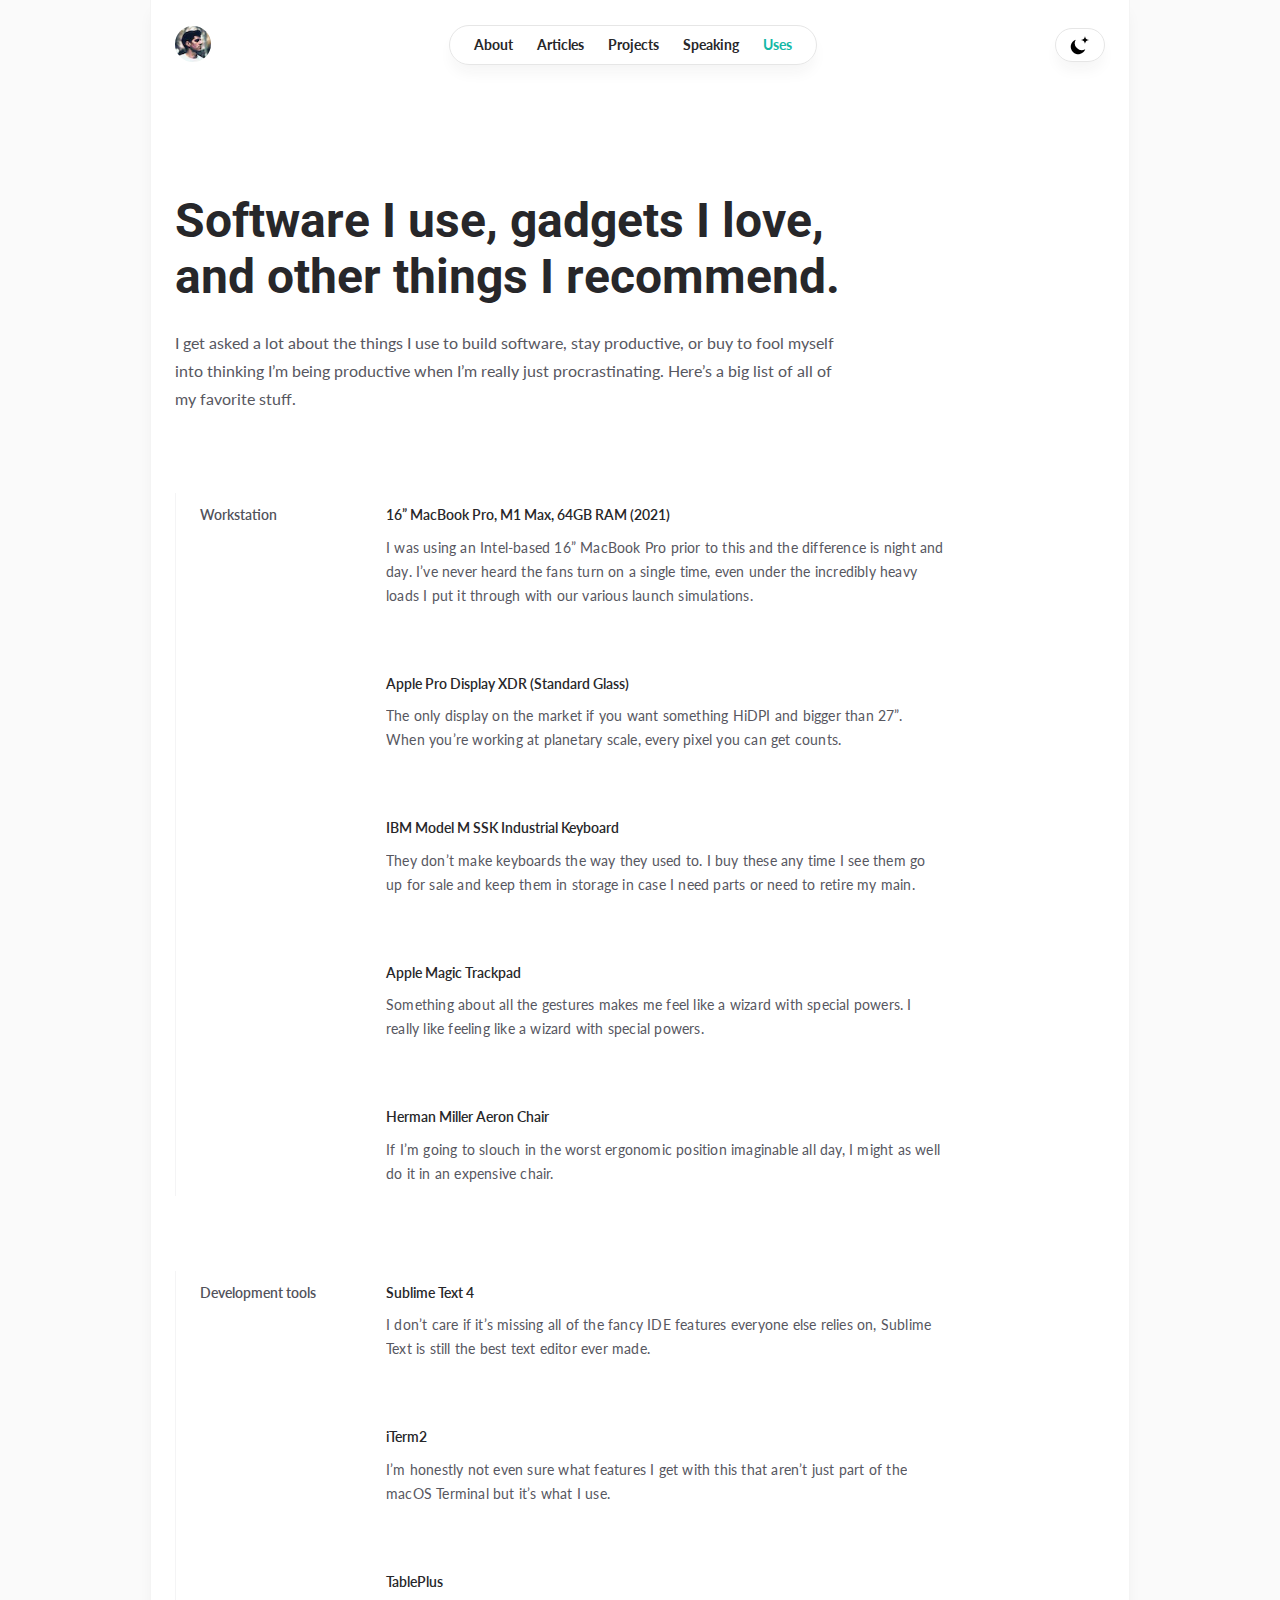
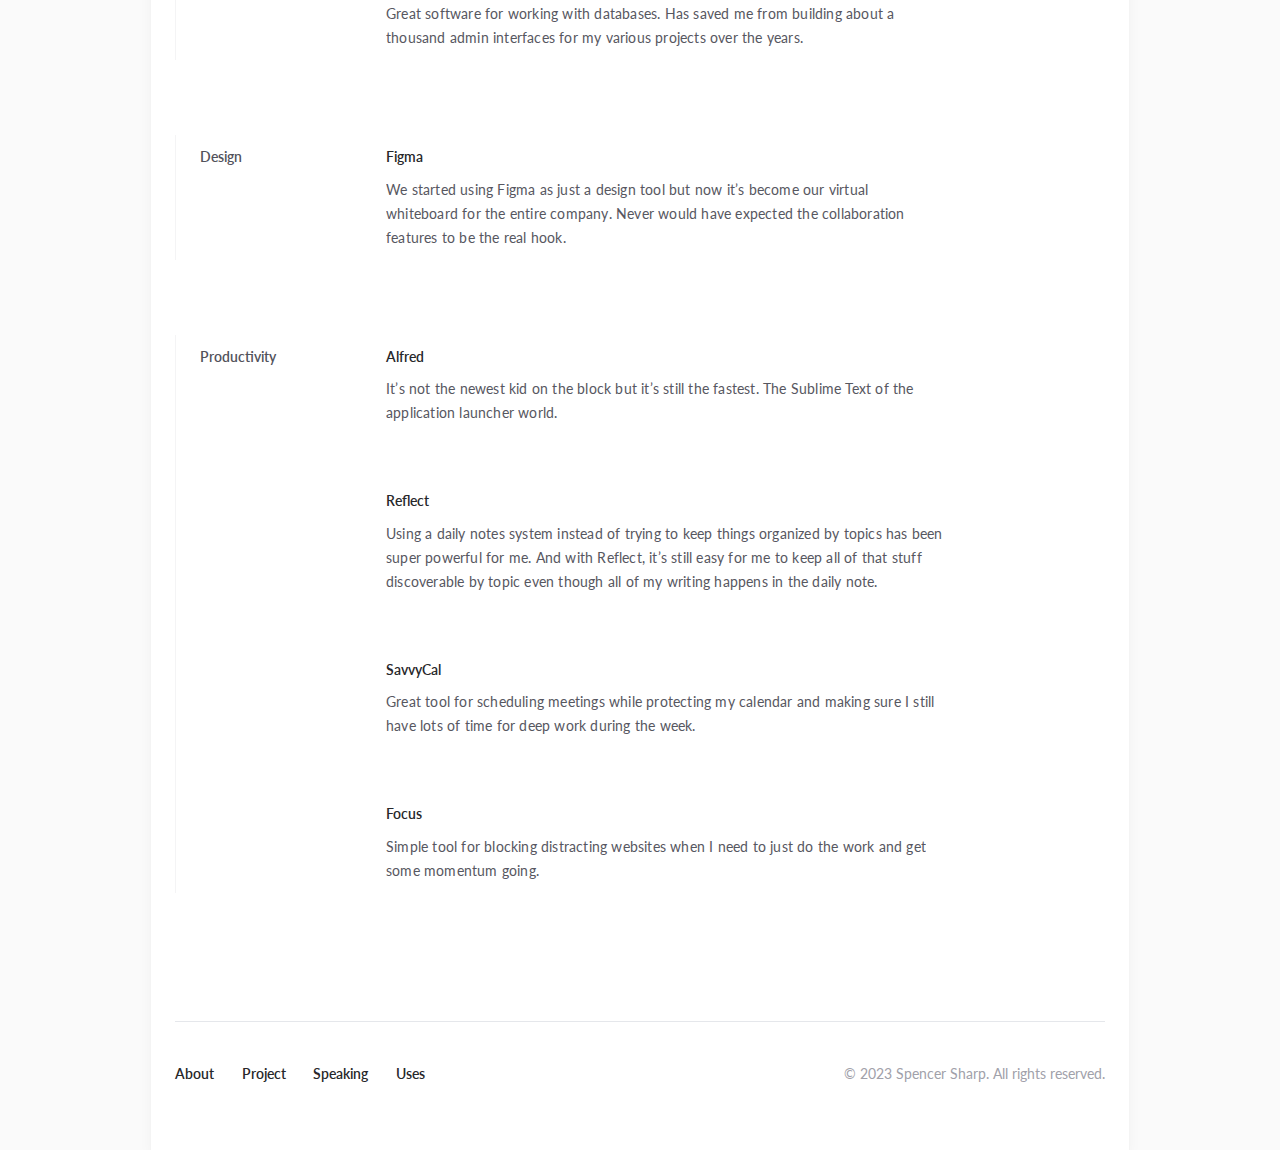
<file: uses.html>
<!DOCTYPE html>
<html lang="en">

<head>
    <meta charset="UTF-8" />
    <meta http-equiv="X-UA-Compatible" content="IE=edge" />
    <meta name="viewport" content="width=device-width, initial-scale=1.0" />
    <link rel="stylesheet" href="./assets/css/reset.css" />
    <link rel="stylesheet" href="https://fonts.googleapis.com/css2?family=Material+Symbols+Outlined:opsz,wght,FILL,GRAD@20..48,100..700,0..1,-50..200" />
    <link rel="stylesheet" href="./assets/css/style.css" />
    <link rel="preconnect" href="https://fonts.googleapis.com" />
    <link rel="preconnect" href="https://fonts.gstatic.com" crossorigin />
    <link href="https://fonts.googleapis.com/css2?family=Lato:wght@300;400;700&display=swap" rel="stylesheet" />
    <link rel="preconnect" href="https://fonts.googleapis.com">
    <link rel="preconnect" href="https://fonts.gstatic.com" crossorigin>
    <link href="https://fonts.googleapis.com/css2?family=Roboto:wght@500;700&display=swap" rel="stylesheet">
    <title>Uses-Spencer Sharp</title>
</head>

<body>
    <main>
        <div class="main-content">
            <!-- header -->
            <header class="header">
                <div class="content">
                    <div class="navbar">
                        <a href="./info.html" class="avatar">
                            <img src="./assets/img/avatar.webp" alt="avatar" />
                        </a>
                        <ul class="row">
                            <li>
                                <a href="./index.html" class="item">About</a>
                            </li>
                            <li>
                                <a href="./articles.html" class="item">Articles</a>
                            </li>
                            <li>
                                <a href="./projects.html" class="item">Projects</a>
                            </li>
                            <li>
                                <a href="./speaking.html" class="item">Speaking</a>
                            </li>
                            <li>
                                <a href="./uses.html" class="item" style="color:#14b8a6">Uses</a>
                            </li>
                        </ul>
                        <div class="sunny">
                            <svg viewBox="0 0 24 24" aria-hidden="true" class="sun">
                            <path d="M17.25 16.22a6.937 6.937 0 0 1-9.47-9.47 7.451 7.451 0 1 0 9.47 9.47ZM12.75 7C17 7 17 2.75 17 2.75S17 7 21.25 7C17 7 17 11.25 17 11.25S17 7 12.75 7Z" stroke-width="1.5" stroke-linecap="round" stroke-linejoin="round">

                            </path>
                        </svg>
                        </div>
                    </div>
                </div>
            </header>

            <!-- body -->
            <div class="body">
                <div class="content">
                    <div class="heading">
                        <h1 class="title">Software I use, gadgets I love, and other things I recommend.</h1>
                        <p class="desc">I get asked a lot about the things I use to build software, stay productive, or buy to fool myself into thinking I’m being productive when I’m really just procrastinating. Here’s a big list of all of my favorite stuff.</p>
                    </div>
                    <div class="comment">
                        <div class="list-comment">
                            <div class="workstation colum">
                                <div class="row">
                                    <h2 class="sub-title">Workstation</h2>
                                    <ul class="list">
                                        <li class="item">
                                            <h3 class="title-comment">16” MacBook Pro, M1 Max, 64GB RAM (2021)</h3>
                                            <p class="desc">I was using an Intel-based 16” MacBook Pro prior to this and the difference is night and day. I’ve never heard the fans turn on a single time, even under the incredibly heavy loads I put it through with our
                                                various launch simulations.</p>
                                        </li>
                                        <li class="item">
                                            <h3 class="title-comment">Apple Pro Display XDR (Standard Glass)</h3>
                                            <p class="desc">The only display on the market if you want something HiDPI and bigger than 27”. When you’re working at planetary scale, every pixel you can get counts.</p>
                                        </li>
                                        <li class="item">
                                            <h3 class="title-comment">IBM Model M SSK Industrial Keyboard</h3>
                                            <p class="desc">They don’t make keyboards the way they used to. I buy these any time I see them go up for sale and keep them in storage in case I need parts or need to retire my main.</p>
                                        </li>
                                        <li class="item">
                                            <h3 class="title-comment">Apple Magic Trackpad</h3>
                                            <p class="desc">Something about all the gestures makes me feel like a wizard with special powers. I really like feeling like a wizard with special powers.</p>
                                        </li>
                                        <li class="item">
                                            <h3 class="title-comment">Herman Miller Aeron Chair</h3>
                                            <p class="desc">If I’m going to slouch in the worst ergonomic position imaginable all day, I might as well do it in an expensive chair.</p>
                                        </li>
                                    </ul>
                                </div>
                            </div>
                            <div class="development colum">
                                <div class="row">
                                    <h2 class="sub-title">Development tools</h2>
                                    <ul class="list">
                                        <li class="item">
                                            <h3 class="title-comment">Sublime Text 4</h3>
                                            <p class="desc">I don’t care if it’s missing all of the fancy IDE features everyone else relies on, Sublime Text is still the best text editor ever made.</p>
                                        </li>
                                        <li class="item">
                                            <h3 class="title-comment">iTerm2</h3>
                                            <p class="desc">I’m honestly not even sure what features I get with this that aren’t just part of the macOS Terminal but it’s what I use.</p>
                                        </li>
                                        <li class="item">
                                            <h3 class="title-comment">TablePlus</h3>
                                            <p class="desc">Great software for working with databases. Has saved me from building about a thousand admin interfaces for my various projects over the years.</p>
                                        </li>
                                    </ul>
                                </div>
                            </div>
                            <div class="Design colum">
                                <div class="row">
                                    <h2 class="sub-title">Design</h2>
                                    <ul class="list">
                                        <li class="item">
                                            <h3 class="title-comment">Figma</h3>
                                            <p class="desc">We started using Figma as just a design tool but now it’s become our virtual whiteboard for the entire company. Never would have expected the collaboration features to be the real hook.</p>
                                        </li>
                                    </ul>
                                </div>
                            </div>
                            <div class="Productivity colum">
                                <div class="row">
                                    <h2 class="sub-title">Productivity</h2>
                                    <ul class="list">
                                        <li class="item">
                                            <h3 class="title-comment">
                                                Alfred</h3>
                                            <p class="desc">It’s not the newest kid on the block but it’s still the fastest. The Sublime Text of the application launcher world.</p>
                                        </li>
                                        <li class="item">
                                            <h3 class="title-comment">Reflect</h3>
                                            <p class="desc">Using a daily notes system instead of trying to keep things organized by topics has been super powerful for me. And with Reflect, it’s still easy for me to keep all of that stuff discoverable by topic even though
                                                all of my writing happens in the daily note.</p>
                                        </li>
                                        <li class="item">
                                            <h3 class="title-comment">SavvyCal</h3>
                                            <p class="desc">Great tool for scheduling meetings while protecting my calendar and making sure I still have lots of time for deep work during the week.</p>
                                        </li>
                                        <li class="item">
                                            <h3 class="title-comment">Focus</h3>
                                            <p class="desc">Simple tool for blocking distracting websites when I need to just do the work and get some momentum going.</p>
                                        </li>
                                    </ul>
                                </div>
                            </div>
                        </div>
                    </div>
                </div>
            </div>

            <!-- footer -->
            <footer class="footer">
                <div class="content">
                    <div class="row">
                        <div class="row-right">
                            <ul class="list">
                                <li class="item">
                                    <a href="./index.html">About</a>
                                </li>
                                <li class="item">
                                    <a href="./projects.html">Project</a>
                                </li>
                                <li class="item">
                                    <a href="./speaking.html">Speaking</a>
                                </li>
                                <li class="item">
                                    <a href="./uses.html">Uses</a>
                                </li>
                            </ul>
                        </div>
                        <div class="row-left">© 2023 Spencer Sharp. All rights reserved.</div>
                    </div>
                </div>
            </footer>
        </div>
    </main>
</body>

</html>
</file>
<file: assets/css/style.css>
* {
    box-sizing: border-box;
}

html,
body {
    font-family: "Lato", sans-serif;
    scroll-behavior: smooth;
}

a {
    text-decoration: none;
}


/*==================COMMON: phần dùng chung =====================*/

main {
    background-color: #fafafa;
}

.main-content {
    width: calc(100% - 300px);
    margin-left: auto;
    margin-right: auto;
    border-left: 0.0025px solid;
    border-right: 0.0025px solid;
    border-color: rgb(230 230 230 / 0.45);
    box-shadow: 0 10px 15px -3px rgb(39 39 42 / 5%);
    background-color: #fff;
}

.content {
    width: 1024px;
    max-width: calc(100% - 48px);
    margin-left: auto;
    margin-right: auto;
}

.title {
    font-size: 3rem;
    font-weight: 700;
    line-height: 3.5rem;
    color: #27272A;
    font-family: 'Roboto', sans-serif;
}

.desc {
    margin-top: 24px;
    line-height: 1.75rem;
    color: #52525B;
    opacity: 0.97;
    font-size: 1.0125rem;
}

.header .row {
    display: flex;
    border: 1px solid;
    border-radius: 9999px;
    border-color: rgb(230 230 230);
    padding: 0px 12px;
    box-shadow: 0 10px 15px -3px rgba(39, 39, 42, 0.05);
}

.header .item {
    padding: 12px 12px;
    display: inline-block;
    color: rgb(39 39 42);
    font-weight: 700;
    font-size: 0.9rem;
}

.header .item:hover {
    color: #14b8a6;
}

.about {
    color: #14b8a6;
}

.header .sunny {
    display: flex;
    align-items: center;
    justify-content: center;
    border: 1px solid;
    border-radius: 9999px;
    border-color: rgb(230 230 230);
    padding: 4px 12px;
    box-shadow: 0 10px 15px -3px rgb(39 39 42 / 5%);
}

.sun {
    width: 24px;
    height: 24px;
}

.sun:hover {
    fill: #A1A1AA;
    cursor: pointer;
}

.body {
    margin-top: 128px;
}

.heading {
    max-width: 672px;
}

.header {
    padding-top: 25px;
}


/* Header */

.header .navbar {
    display: flex;
    justify-content: space-between;
    align-items: center;
}

.header .avatar img {
    border-radius: 50%;
    object-fit: cover;
    width: 36px;
    height: 36px;
    display: inline-block;
}


/* Body */

.image-info {
    width: 396.8px;
    height: 396.8px;
    object-fit: cover;
    -ms-transform: rotate(20deg);
    /* IE 9 */
    transform: rotate(3deg);
}

.img-social {
    width: 24px;
    height: 24px;
}

.social .image {
    padding: 0 10px;
    margin-bottom: 27px;
}

.body .list-social .item {
    margin-top: 1rem;
}

.item-link {
    display: flex;
    align-items: center;
    color: #27272A;
    font-size: 0.875rem;
    font-weight: 600;
    letter-spacing: 0.012rem;
}

.body .list-social .link {
    margin-left: 1rem;
}

.item-link {
    fill: #71717a;
}

.item-link:hover {
    color: #14b8a6;
    fill: #14b8a6;
}

.body .list-social .link:hover {
    color: #14b8a6;
}

.blog {
    display: flex;
    justify-content: space-between;
}

.blog .info {
    max-width: 502px;
}

.body .image-info {
    margin-bottom: 21px;
    border-radius: 15px;
}

.info .list-desc {
    margin-top: 4px;
}

.info .desc {
    margin-top: 28px;
    font-size: 1rem;
}

.body .list-social .item:nth-child(5) {
    display: inline-block;
    width: 100%;
    height: 1px;
    background-color: #e5e7eb;
    margin: 32px 0 16px 0;
}


/* Footer */

.footer {
    margin-top: 128px;
}

.footer .row {
    display: flex;
    align-items: center;
    justify-content: space-between;
    padding: 40px 0 64px 0;
    border-top: 1px solid;
    color: #e5e7eb;
}

.footer .list {
    display: flex;
    align-items: center;
    min-width: 250px;
    justify-content: space-between;
}

.footer .list a {
    font-weight: 600;
    font-size: 0.875rem;
    color: #27272A;
    line-height: 1.5rem;
}

.footer .list a:hover {
    color: #14b8a6;
}

.footer .row-left {
    color: #A1A1AA;
    font-size: 0.875rem;
}


/* =========================  ARTICLES.HTML  ========================= */

.body .list-info .list {
    border-left: 1px solid;
    border-color: #f3f5f9;
}

.body .list-info {
    margin-top: 90px;
    width: 768px;
}

.body .list-info .list .item {
    display: flex;
    justify-content: space-between;
    margin-top: 64px;
    margin-left: 22px;
    padding-top: 10px;
}

.body .list-info .list .item .info {
    width: 624px;
    padding: 15px 15px;
    margin-top: -15px;
}

.body .list-info .list .item .info:hover {
    background-color: #f3f5f9;
    border-radius: 15px;
}

.body .list-info .list .item .time {
    color: #A1A1AA;
    display: block;
    font-size: 0.875rem;
    min-width: 192px;
}

.list-info .desc {
    font-size: 0.875rem;
    line-height: 1.5rem;
    margin-top: 14px;
    color: #52525B;
    width: 576px;
}

.list-info .sub-title {
    font-size: 1rem;
    font-weight: 700;
    color: #27272A;
}

.list-info .link {
    margin-top: 16px;
    display: flex;
    align-items: center;
    font-size: 0.875rem;
    font-weight: 600;
    color: #14b8a6;
}

.list-info .img {
    width: 20px;
    height: 20px;
    fill: #14b8a6;
    margin-left: 4px;
}


/* =========================  PROJECTS.HTML  ========================= */

.body .title-project .desc {
    letter-spacing: normal;
}

.list-project {
    margin-top: 65px;
}

.list-project .sub-title {
    font-weight: 600;
    color: #27272A;
    font-size: 0.875rem;
    line-height: 1.75rem;
    margin-top: 24px;
    letter-spacing: 0.035rem;
}

.list-project .desc {
    line-height: 1.5rem;
    font-size: 0.875rem;
    color: #52525B;
    margin-top: 8px;
}

.list-project .list {
    display: grid;
    grid-template-columns: repeat(3, minmax(0, 1fr));
    column-gap: 3rem;
    row-gap: 4rem;
    margin-left: -15px;
}

.list-project .list .item {
    display: flex;
    flex-direction: column;
    padding: 15px 15px;
    border-radius: 20px;
}

.list-project .list .item:hover .social-link {
    color: #14b8a6;
}

.list-project .list .item:hover {
    background-color: #fafafa;
}

.list-project .icon {
    width: 48px;
    height: 48px;
    display: flex;
    align-items: center;
    justify-content: center;
    border-radius: 50%;
    border: 1px solid;
    border-color: rgba(24, 24, 27, .05);
    box-shadow: 0 4px 6px -1px rgba(39, 39, 42, .1), 0 2px 4px -2px rgba(39, 39, 42, .1);
}

.list-project .icon img {
    color: transparent;
    width: 2rem;
    height: 2rem;
}

.list-project .social-link {
    margin-top: 24px;
    display: flex;
    align-items: center;
    color: #A1A1AA;
}

.list-project .img-project {
    width: 24px;
    height: 24px;
}

.list-project .link-project {
    margin-left: 8px;
    font-size: 0.875rem;
    font-weight: 600;
}


/* =========================  SPEAKING.HTML  ========================= */

.main-project .heading .desc {
    font-size: 0.975rem;
}

.speaking {
    margin-top: 80px;
}

.colum-left {
    grid-column: span 3/span 3;
}

.link-conference {
    padding: 15px;
    border-radius: 18px;
}

.link-conference:hover {
    background-color: #fafafa;
}

.row-top {
    border-left: 1px solid;
    border-color: rgb(244 244 245/1);
    padding: 10px 0 10px 24px;
}

.row-bottom {
    border-left: 1px solid;
    border-color: rgb(244 244 245/1);
    padding: 10px 0 10px 24px;
}

.list-conference .item {
    display: flex;
    flex-direction: column;
    align-items: flex-start;
}

.list-conference .icon {
    width: 16px;
    height: 16px;
    fill: #14b8a6;
    margin-left: 4px;
}

.list-conference .watch {
    font-size: 0.875rem;
    font-weight: 600;
    color: #14b8a6;
    margin-top: 16px;
    display: flex;
    align-items: center;
}

.conferences .row {
    display: grid;
    grid-template-columns: repeat(4, minmax(0, 1fr));
    row-gap: 2rem;
    align-items: baseline;
    max-width: 48rem;
}

.list-conference .item {
    margin-top: 51px;
}

.list-conference .item:first-child {
    margin-top: 0;
}

.list-conference .time {
    margin-bottom: 12px;
    color: rgb(161 161 170/1);
    font-size: 0.875rem;
    border-left: 3px solid;
    border-color: #e5e7eb;
    padding-left: 14px;
}

.list-conference .title-conference {
    color: #52525B;
    font-weight: 600;
    font-size: 1rem;
    line-height: 1.75rem;
}

.list-conference .item .desc {
    margin-top: 8px;
    font-size: 0.875rem;
    line-height: 1.5rem;
    color: #52525B;
}

.conferences .sub-title {
    font-size: 0.875rem;
    font-weight: 600;
    letter-spacing: 0.025rem;
    color: #52525B;
}

.row-bottom {
    margin-top: 80px;
}


/* =========================  USES.HTML  ========================= */

.comment {
    margin-top: 80px;
}

.comment .row {
    display: grid;
    grid-template-columns: repeat(4, minmax(0, 1fr));
    row-gap: 2rem;
    align-items: baseline;
    max-width: 48rem;
    padding: 10px 0 10px 24px;
}

.comment .list {
    grid-column: span 3/span 3;
}

.comment .colum {
    margin-top: 75px;
    border-left: 1px solid;
    border-color: rgb(244 244 245/1);
}

.comment .sub-title {
    font-weight: 600;
    font-size: 0.875rem;
    color: #52525B;
}

.comment .item {
    margin-top: 64px;
}

.comment .item:first-child {
    margin-top: 0;
}

.comment .list .title-comment {
    font-size: 0.875rem;
    font-weight: 600;
    color: #27272A;
    line-height: 1.75;
}

.comment .list .desc {
    font-size: 0.875rem;
    line-height: 1.5rem;
    margin-top: 8px;
    letter-spacing: 0.0125rem;
}


/* =========================  ARTICLES1.HTML  ========================= */

.design-system {
    max-width: 42rem;
    margin-left: auto;
    margin-right: auto;
}

.img-intension {
    max-width: 100%;
    border-radius: 1.5rem;
    object-fit: cover;
    height: auto;
    margin: 2.5rem 0 8px 0;
}

.content-intension .desc {
    margin-top: 28px;
    letter-spacing: 0.0125rem;
    font-size: 1rem;
}

pre.language-c {
    color: #f4f4f5;
    font-size: .875rem;
    font-weight: 300;
    background-color: #18181b;
    border-radius: 1.5rem;
    padding: 2rem;
    overflow-x: auto;
    border: 1px solid;
    border-color: #18181b;
    line-height: 1.75rem;
    letter-spacing: 0.05rem;
    margin: 40px 0;
    padding: 32px;
}

.token.combinator,
.token.comment,
.token.operator {
    color: #a1a1aa;
}

.token.class-name,
.token.function,
.token.selector,
.token.selector .class,
.token.selector.class,
.token.tag {
    color: #f472b6;
}

.token.attr-equals,
.token.punctuation {
    color: #71717a;
}

.list-numb .desc {
    margin-top: 24px;
}

.content-intension ol {
    margin: 40px 0;
}

.content-intension ol .numb {
    color: #27272A;
    font-size: 0.875rem;
    font-weight: 600;
    margin-right: 14px;
}

.content-intension .sub-title {
    color: #18181b;
    font-size: 1.25rem;
    line-height: 1.75rem;
    margin-top: 80px;
    font-weight: 600;
}

.time-intension {
    border-left: 3px solid;
    border-color: rgb(228 228 231/1);
}

.time-intension .time {
    color: #A1A1AA;
    margin-left: 12px;
}

.content-intension .title {
    margin-top: 30px;
}

.design-system .back {
    position: absolute;
    display: flex;
    align-items: center;
    justify-content: center;
    left: 0;
    width: 40px;
    height: 40px;
    border-radius: 50%;
    top: -13px;
    border: 1px solid;
    border-color: #e5e7eb;
    box-shadow: 0 10px 15px -3px rgb(39 39 42 / 5%);
}

.content {
    position: relative;
}

.back .img-back {
    width: 12px;
    height: 12px;
    opacity: 0.5;
}

.back:hover .img-back {
    opacity: 1;
}

.back:hover {
    background-color: #f5f5f7;
}


/* =========================  ARTICLES2.HTML  ========================= */

pre.language-js {
    color: #f4f4f5;
    font-size: .875rem;
    font-weight: 300;
    background-color: #18181b;
    border-radius: 1.5rem;
    padding: 2rem;
    overflow-x: auto;
    border: 1px solid;
    border-color: #18181b;
    line-height: 1.75rem;
    letter-spacing: 0.05rem;
    margin: 40px 0;
    padding: 32px;
}

.token.keyword {
    color: #d4d4d8;
}

.token.module {
    color: #f472b6;
}

.token.attr-value,
.token.class,
.token.property,
.token.string {
    color: #5eead4;
}

pre.language-rust {
    color: #f4f4f5;
    font-size: .875rem;
    font-weight: 300;
    background-color: #18181b;
    border-radius: 1.5rem;
    padding: 2rem;
    overflow-x: auto;
    border: 1px solid;
    border-color: #18181b;
    line-height: 1.75rem;
    letter-spacing: 0.05rem;
    margin: 40px 0;
    padding: 32px;
}

.desc .link {
    color: #14b8a6;
    font-weight: 600;
    text-decoration: underline;
    text-decoration-color: rgba(20, 184, 166, .2);
    transition-property: color, text-decoration-color;
    transition-duration: .15s;
    transition-timing-function: cubic-bezier(.4, 0, .2, 1);
    letter-spacing: 0.035rem;
}


/* =========================  ARTICLES2.HTML  ========================= */

.profile {
    margin-top: -64px;
}

.profile-info {
    width: 64px;
    height: 64px;
    display: inline-block;
    margin-bottom: 30px;
}

.img-info {
    width: 64px;
    height: 64px;
    object-fit: cover;
    border-radius: 50%;
}

.profile .list-social .link {
    width: 24px;
    height: 24px;
    display: inline-block;
    margin-left: 0;
    opacity: 0.6;
}

.profile .list-social {
    display: flex;
    gap: 1.5rem;
    margin-top: 8px;
}

.profile .list-social .link:hover {
    opacity: 0.8;
}

.profile .list-image {
    display: flex;
    justify-content: space-between;
    margin-top: 80px;
}

.profile .list-image .img {
    width: 176px;
    height: 196px;
    object-fit: cover;
    border-radius: 16px;
}

.profile .list-info .list {
    border-left: none;
}

.profile .list-info {
    margin-top: 0;
}

.prf {
    margin-top: 112px;
}

.prf .list .item:first-child {
    margin-top: 0;
    padding-top: 0;
}

.title-stay {
    padding: 24px;
    border: 1px solid;
    border-radius: 16px;
    border-color: rgb(230 230 230 / 0.45);
    box-shadow: 0 10px 15px -3px rgb(39 39 42 / 5%);
}

.profile .list-info .list .item {
    margin-left: -15px;
}

.profile .list-info .list .time {
    border-left: 3px solid;
    border-color: #e5e7eb;
    padding-left: 12px;
    margin-bottom: 23px;
    font-family: Lato;
    font-weight: 300;
}

.profile .list-info .list .item .info:hover {
    background-color: #fafafa;
}

.email {
    width: 20px;
    height: 20px;
    opacity: 0.3;
}

.profile-right .email-top {
    display: flex;
    align-items: center;
}

.profile-right .desc {
    font-size: 0.875rem;
    margin-top: 7px;
}

.profile-right .email-title {
    margin-left: 12px;
    font-size: 0.865rem;
    color: #27272A;
    font-weight: 600;
}

.profile-right .btn {
    margin-top: 24px;
    display: flex;
}

.profile-right .email-address {
    flex: 1 1 auto;
    padding: 7px 12px;
    font-size: .875rem;
    line-height: 1.5rem;
    border-radius: 0.375rem;
    color: #71717a;
    border: 1px solid;
    border-color: rgba(24, 24, 27, .1);
    box-shadow: 0 4px 6px -1px rgba(39, 39, 42, .05), 0 2px 4px -2px rgba(39, 39, 42, .05);
    background-color: rgb(255 255 255/1);
}

.profile-right .email-address:focus {
    border-color: rgb(20 184 166/1);
    outline-offset: 2px;
    outline: 2px solid transparent;
    box-shadow: 2px 2px 2px 2px rgba(20, 184, 166, .2);
}

.profile-right .join {
    margin-left: 16px;
    outline-offset: 2px;
    padding: 8px 12px;
    font-size: 0.875rem;
    line-height: 1.5rem;
    display: flex;
    align-items: center;
    border-radius: 0.375rem;
    border: none;
    background-color: #000;
    color: #fff;
}

.profile-right .join:hover {
    opacity: 0.85;
    cursor: pointer;
}

.prf {
    display: grid;
    grid-template-columns: repeat(2, minmax(0, 1fr));
    row-gap: 5rem;
}

.profile-right {
    padding-left: 100px;
}

.prf .list-info .list {
    gap: 4rem;
    display: flex;
    flex-direction: column;
}

.prf .list-info .list .item .info {
    width: auto;
}

.prf .list-info .list .item .info .desc {
    width: auto;
}

.prf .list-info {
    width: auto;
}

.prf .list-info .list .item {
    margin-top: 0;
}

.work {
    margin-top: 40px;
    padding: 24px;
    border: 1px solid;
    border-radius: 16px;
    border-color: rgb(230 230 230 / 0.45);
    box-shadow: 0 10px 15px -3px rgb(39 39 42 / 5%);
}

.work .icon-work {
    width: 28px;
    height: 28px;
}

.work .icon {
    width: 40px;
    height: 40px;
    border-radius: 50%;
    display: flex;
    align-items: center;
    justify-content: center;
    border: 1px solid;
    border-color: rgba(24, 24, 27, .05);
    box-shadow: 0 4px 6px -1px rgb(39 39 42 / 10%), 0 2px 4px -2px rgb(39 39 42 / 10%);
}

.work .row-item {
    display: flex;
    align-items: center;
    gap: 1rem;
}

.colum-row-bottom {
    display: flex;
}

.list-work {
    margin-top: 24px;
}

.list-work .item {
    margin-top: 17px;
    position: relative;
}

.list-work .item:first-child {
    margin-top: 0;
}

.colum-row-top {
    font-size: 0.865rem;
    color: #27272A;
    line-height: 1.5rem;
    font-weight: 600;
}

.colum-row-bottom {
    font-size: 0.8125rem;
    color: rgb(113 113 122/1);
    line-height: 1.5rem;
}

.colum-row-bottom .row-right {
    position: absolute;
    right: 0;
}

.title-work {
    font-size: 0.875rem;
    font-weight: 600;
    margin-left: 12px;
    opacity: 0.7;
}

.row-work .img-work {
    width: 24px;
    height: 24px;
    object-fit: cover;
}

.row-work {
    display: flex;
    align-items: center;
}

.a-down {
    width: 16px;
    height: 16px;
    display: flex;
    align-items: center;
    justify-content: center;
    opacity: 0.6;
}

.a-down .around {
    width: 9px;
    height: 10.5px;
    object-fit: cover;
}

.content-work .btn {
    display: flex;
    align-items: center;
    padding: 8px 12px;
    outline-offset: 2px;
    background-color: rgb(250 250 250/1);
    border-radius: 0.375rem;
    justify-content: center;
    gap: 0.5rem;
}

.content-work .btn:hover {
    background-color: rgb(244 244 245/1);
}

.down {
    font-size: 0.873rem;
    line-height: 1.5rem;
    font-weight: 600;
    letter-spacing: 0.025rem;
    color: rgb(24 24 27/1);
}
</file>
